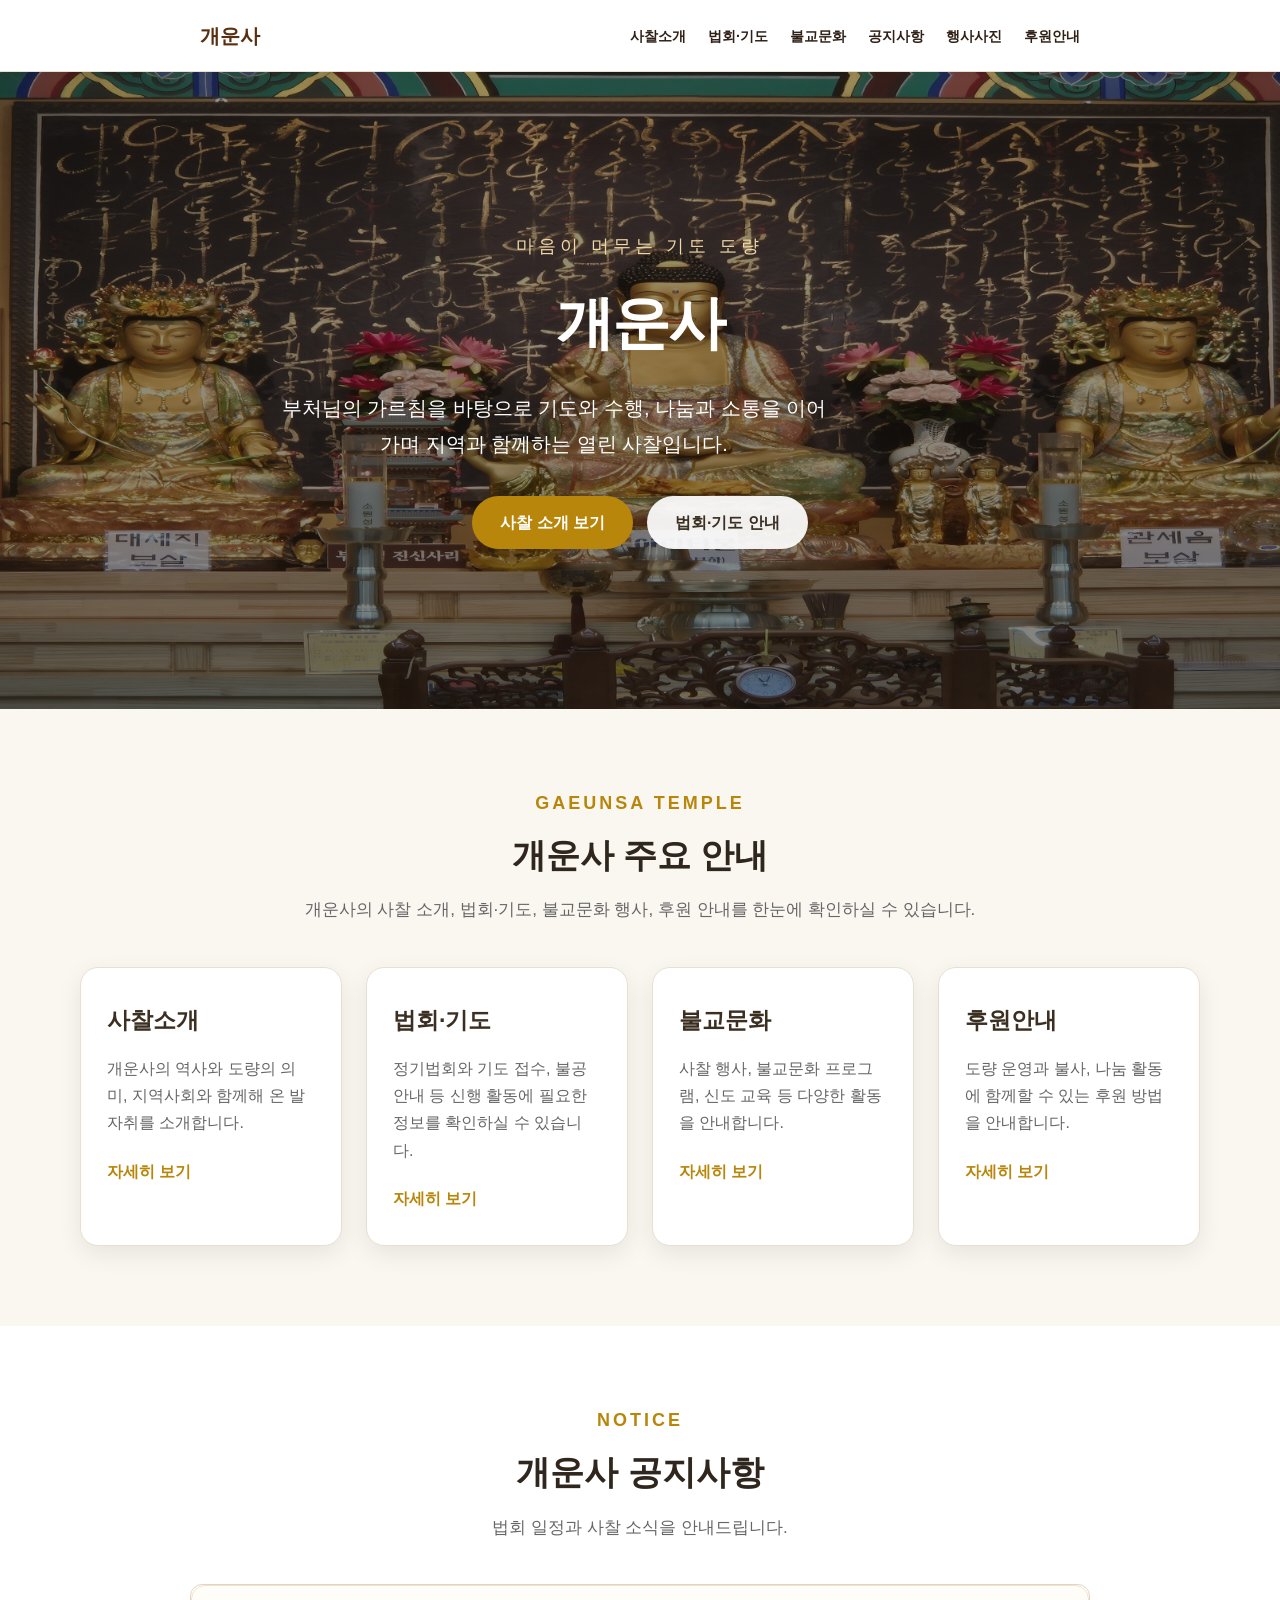
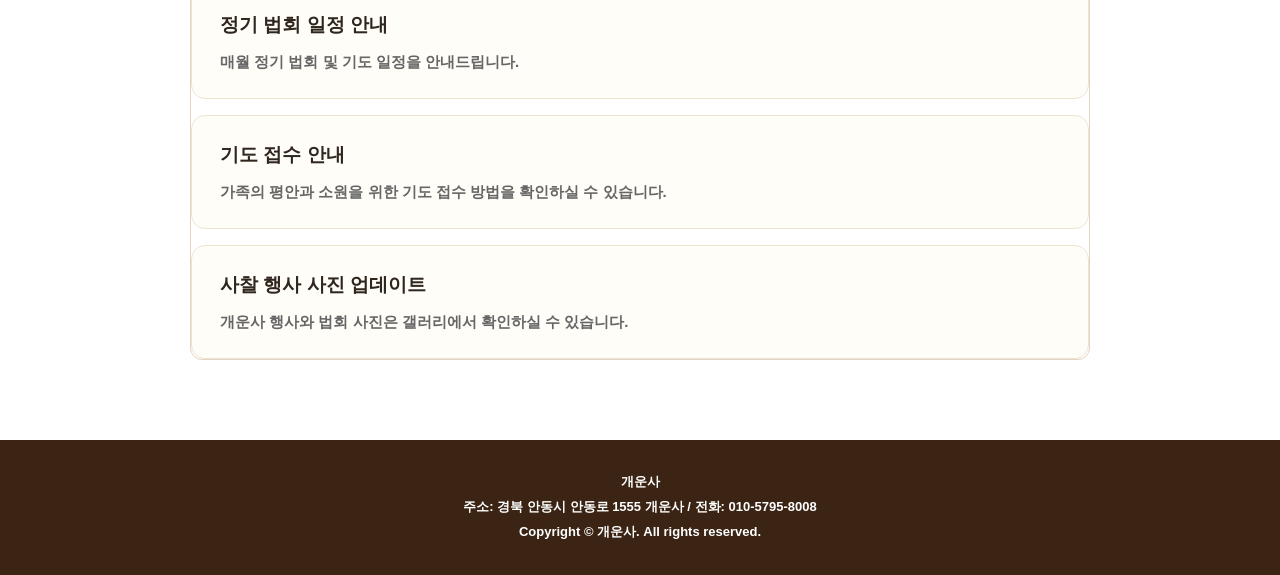
<file: index.html>
<!DOCTYPE html>
<html lang="ko">
<head>
  <meta charset="UTF-8">
  <meta name="viewport" content="width=device-width, initial-scale=1.0">
  <title>개운사</title>
  <link rel="icon" type="image/png" href="images/favicon.png">
  <link rel="stylesheet" href="css/style.css">
</head>
<body>

  <!-- 상단 메뉴 -->
  <header class="site-header">
    <div class="header-inner">
      <div class="logo">
        <a href="index.html">개운사</a>
      </div>

      <button class="menu-toggle" type="button">
        ☰
      </button>

      <nav class="main-nav">
        <a href="about.html">사찰소개</a>
        <a href="prayer.html">법회·기도</a>
        <a href="culture.html">불교문화</a>
        <a href="notice.html">공지사항</a>
        <a href="gallery.html">행사사진</a>
        <a href="donation.html">후원안내</a>
      </nav>
    </div>
  </header>

  <!-- 메인 화면 -->
  <main>
    <section class="hero">
      <div class="hero-content">
        <p class="hero-subtitle">마음이 머무는 기도 도량</p>
        <h1>개운사</h1>
        <p class="hero-text">
         부처님의 가르침을 바탕으로 기도와 수행, 나눔과 소통을 
         이어가며 지역과 함께하는 열린 사찰입니다.
        </p>
        <div class="hero-buttons">
          <a href="about.html" class="btn primary">사찰 소개 보기</a>
          <a href="prayer.html" class="btn secondary">법회·기도 안내</a>
        </div>
      </div>
    </section>
     <section class="main-section">
       <div class="section-title">
        <p>GAEUNSA TEMPLE</p>
        <h2>개운사 주요 안내</h2>
        <span>
          개운사의 사찰 소개, 법회·기도, 불교문화 행사, 후원 안내를 한눈에 확인하실 수 있습니다.
          </span>
       </div>

       <div class="card-grid">
        <article class="info-card">
         <h3>사찰소개</h3>
         <p>
           개운사의 역사와 도량의 의미, 지역사회와 함께해 온 발자취를 소개합니다.
         </p>
        <a href="about.html">자세히 보기</a>
       </article>

        <article class="info-card">
         <h3>법회·기도</h3>
         <p>
          정기법회와 기도 접수, 불공 안내 등 신행 활동에 필요한 정보를 확인하실 수 있습니다.
         </p>
        <a href="prayer.html">자세히 보기</a>
        </article>

        <article class="info-card">
          <h3>불교문화</h3>
          <p>
           사찰 행사, 불교문화 프로그램, 신도 교육 등 다양한 활동을 안내합니다.
          </p>
        <a href="culture.html">자세히 보기</a>
        </article>

        <article class="info-card">
         <h3>후원안내</h3>
         <p>
           도량 운영과 불사, 나눔 활동에 함께할 수 있는 후원 방법을 안내합니다.
         </p>
         <a href="donation.html">자세히 보기</a>
        </article>
      </div>
   </section>

      <section class="notice-preview">
      <div class="section-title">
        <p>NOTICE</p>
        <h2>개운사 공지사항</h2>
        <span>법회 일정과 사찰 소식을 안내드립니다.</span>
     </div>

     <div class="notice-list">
        <a href="notice.html" class="notice-item">
          <strong>정기 법회 일정 안내</strong>
          <span>매월 정기 법회 및 기도 일정을 안내드립니다.</span>
        </a>

        <a href="notice.html" class="notice-item">
          <strong>기도 접수 안내</strong>
          <span>가족의 평안과 소원을 위한 기도 접수 방법을 확인하실 수 있습니다.</span>
        </a>

        <a href="notice.html" class="notice-item">
          <strong>사찰 행사 사진 업데이트</strong>
          <span>개운사 행사와 법회 사진은 갤러리에서 확인하실 수 있습니다.</span>
        </a>
      </div>
    </section>
  </main>

  <!-- 하단 정보 -->
 <footer class="site-footer">
  <p><strong>개운사</strong></p>
  <p>주소: 경북 안동시 안동로 1555 개운사 / 전화: 010-5795-8008</p>
  <p>Copyright © 개운사. All rights reserved.</p>
 </footer> 

  <script src="js/script.js"></script>
</body>
</html>
</file>
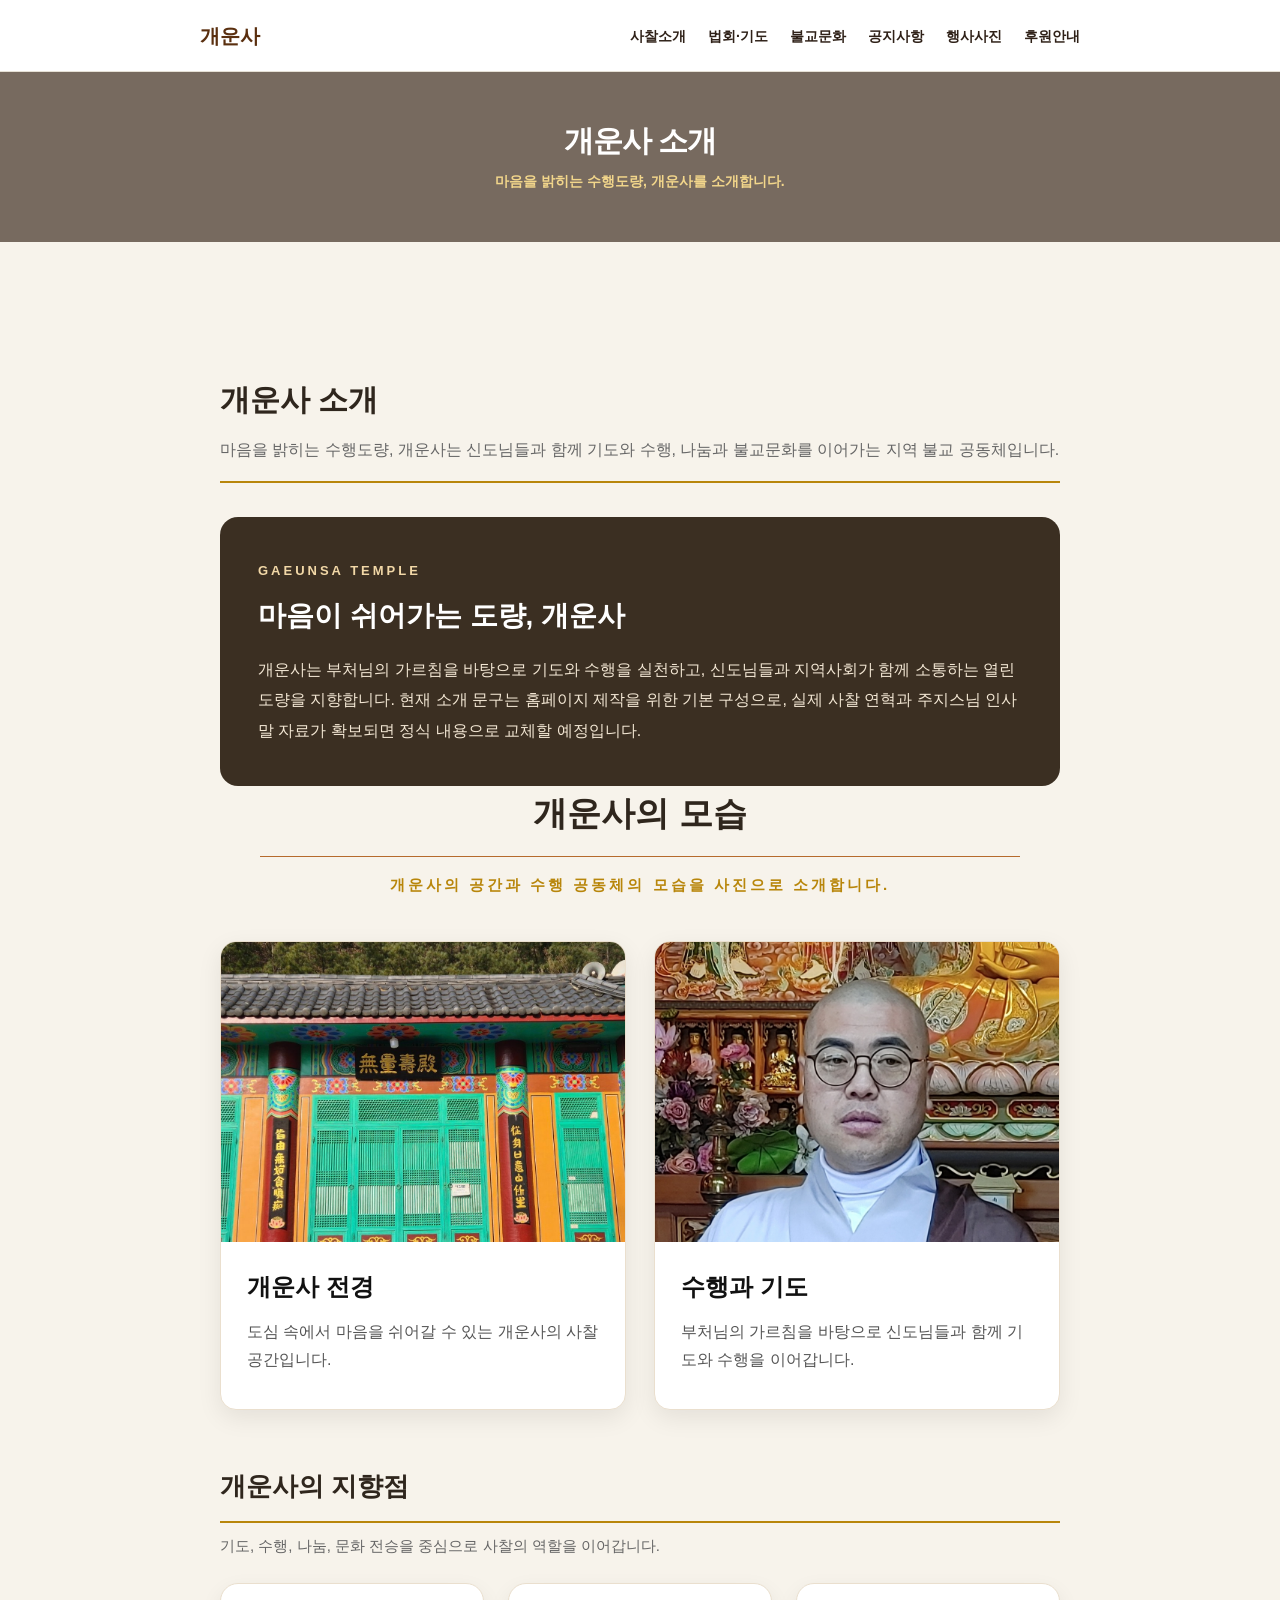
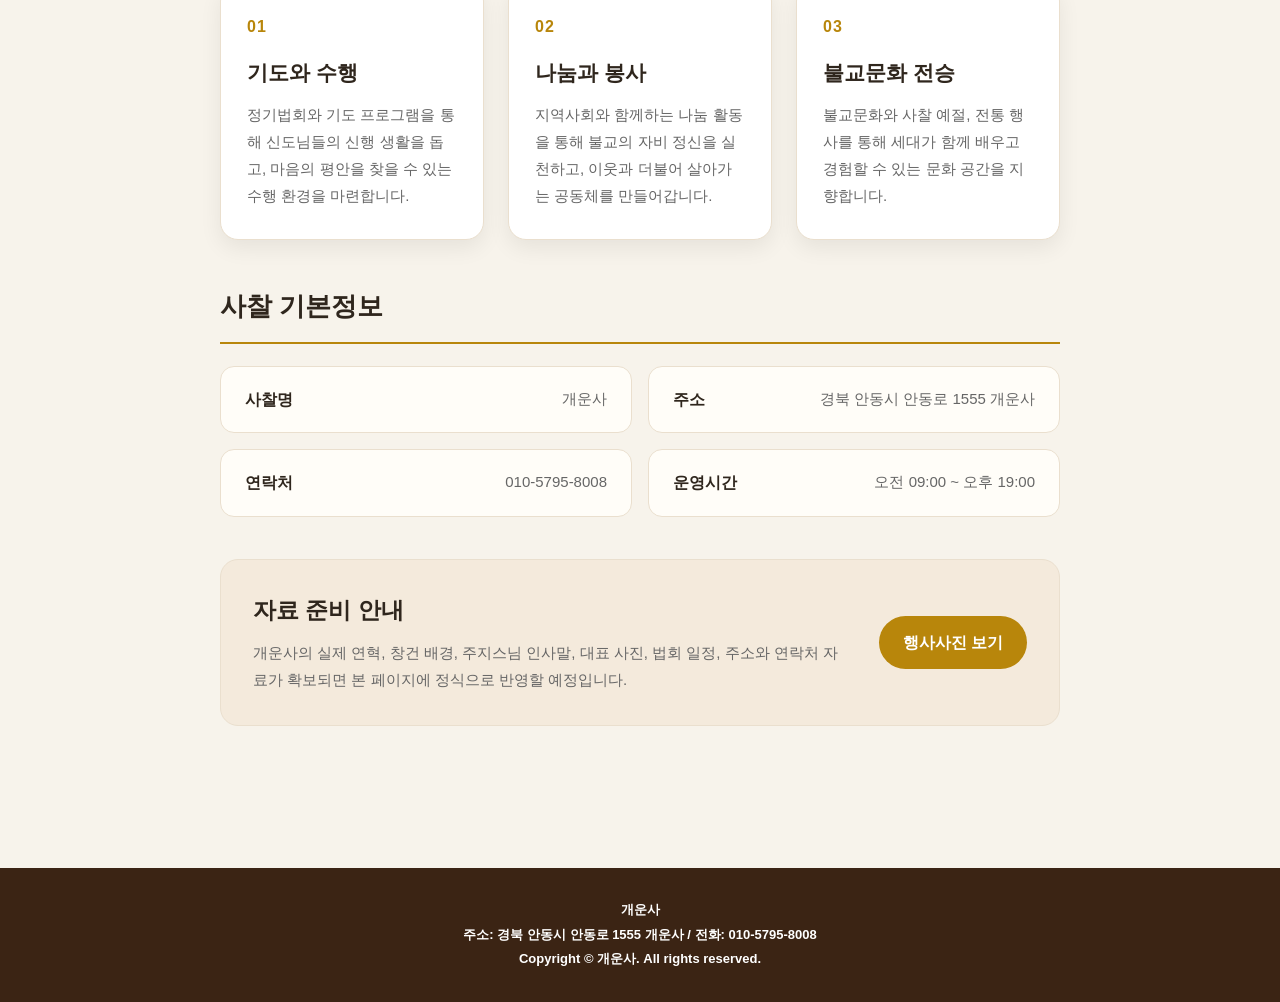
<file: about.html>
<!DOCTYPE html>
<html lang="ko">
<head>
  <meta charset="UTF-8">
  <meta name="viewport" content="width=device-width, initial-scale=1.0">
  <title>개운사 소개 | 개운사</title>
  <link rel="icon" type="image/png" href="images/favicon.png">
  <link rel="stylesheet" href="css/style.css">
</head>
<body>

  <!-- 상단 헤더 -->
  <header class="site-header">
    <div class="header-inner">
      <div class="logo">
        <a href="index.html">개운사</a>
      </div>

      <button class="menu-toggle" type="button">
        ☰
      </button>

      <nav class="main-nav">
        <a href="about.html">사찰소개</a>
        <a href="prayer.html">법회·기도</a>
        <a href="culture.html">불교문화</a>
        <a href="notice.html">공지사항</a>
        <a href="gallery.html">행사사진</a>
        <a href="donation.html">후원안내</a>
      </nav>
    </div>
  </header>

  <!-- 상단 제목 영역 -->
  <section class="sub-hero">
    <div class="sub-hero-inner">
      <h1>개운사 소개</h1>
      <p>마음을 밝히는 수행도량, 개운사를 소개합니다.</p>
    </div>
  </section>

  <!-- 본문 -->
 <main class="sub-page">
  <section class="sub-section">
    <div class="sub-title">
      <h2>개운사 소개</h2>
      <p>
        마음을 밝히는 수행도량, 개운사는 신도님들과 함께 기도와 수행,
        나눔과 불교문화를 이어가는 지역 불교 공동체입니다.
      </p>
    </div>

    <div class="about-intro-box">
      <div>
        <span>GAEUNSA TEMPLE</span>
        <h3>마음이 쉬어가는 도량, 개운사</h3>
        <p>
          개운사는 부처님의 가르침을 바탕으로 기도와 수행을 실천하고,
          신도님들과 지역사회가 함께 소통하는 열린 도량을 지향합니다.
          현재 소개 문구는 홈페이지 제작을 위한 기본 구성으로,
          실제 사찰 연혁과 주지스님 인사말 자료가 확보되면 정식 내용으로 교체할 예정입니다.
        </p>
      </div>
    </div>

    <section class="content-section">
  <div class="section-title">
    <h2>개운사의 모습</h2>
    <p>개운사의 공간과 수행 공동체의 모습을 사진으로 소개합니다.</p>
  </div>

  <div class="about-image-grid">

    <div class="about-image-card">
      <img src="images/about-temple.jpg" alt="개운사 사찰 전경">
      <div class="about-image-body">
        <h3>개운사 전경</h3>
        <p>도심 속에서 마음을 쉬어갈 수 있는 개운사의 사찰 공간입니다.</p>
      </div>
    </div>

    <div class="about-image-card">
      <img src="images/about-monk.jpg" alt="개운사 스님 소개">
      <div class="about-image-body">
        <h3>수행과 기도</h3>
        <p>부처님의 가르침을 바탕으로 신도님들과 함께 기도와 수행을 이어갑니다.</p>
      </div>
       </div>

       </div>
     </section>


    <div class="about-section-title">
      <h3>개운사의 지향점</h3>
      <p>기도, 수행, 나눔, 문화 전승을 중심으로 사찰의 역할을 이어갑니다.</p>
    </div>

    <div class="about-value-grid">
      <article class="about-value-card">
        <span>01</span>
        <h3>기도와 수행</h3>
        <p>
          정기법회와 기도 프로그램을 통해 신도님들의 신행 생활을 돕고,
          마음의 평안을 찾을 수 있는 수행 환경을 마련합니다.
        </p>
      </article>

      <article class="about-value-card">
        <span>02</span>
        <h3>나눔과 봉사</h3>
        <p>
          지역사회와 함께하는 나눔 활동을 통해 불교의 자비 정신을 실천하고,
          이웃과 더불어 살아가는 공동체를 만들어갑니다.
        </p>
      </article>

      <article class="about-value-card">
        <span>03</span>
        <h3>불교문화 전승</h3>
        <p>
          불교문화와 사찰 예절, 전통 행사를 통해 세대가 함께 배우고
          경험할 수 있는 문화 공간을 지향합니다.
        </p>
      </article>
    </div>

    <div class="temple-info-section">
      <h3>사찰 기본정보</h3>

      <div class="temple-info-grid">
        <div class="temple-info-item">
          <strong>사찰명</strong>
          <span>개운사</span>
        </div>

        <div class="temple-info-item">
          <strong>주소</strong>
          <span>경북 안동시 안동로 1555 개운사</span>
        </div>

        <div class="temple-info-item">
          <strong>연락처</strong>
          <span>010-5795-8008</span>
        </div>

        <div class="temple-info-item">
          <strong>운영시간</strong>
          <span>오전 09:00 ~ 오후 19:00</span>
        </div>
      </div>
    </div>

    <div class="about-notice-box">
      <div>
        <h3>자료 준비 안내</h3>
        <p>
          개운사의 실제 연혁, 창건 배경, 주지스님 인사말, 대표 사진,
          법회 일정, 주소와 연락처 자료가 확보되면 본 페이지에 정식으로 반영할 예정입니다.
        </p>
      </div>

      <a href="gallery.html" class="about-btn">행사사진 보기</a>
    </div>
  </section>
</main>
  <!-- 하단 정보 -->
 <footer class="site-footer">
  <p><strong>개운사</strong></p>
  <p>주소: 경북 안동시 안동로 1555 개운사 / 전화: 010-5795-8008</p>
  <p>Copyright © 개운사. All rights reserved.</p>
 </footer>

  <script src="js/script.js"></script>
</body>
</html>
</file>
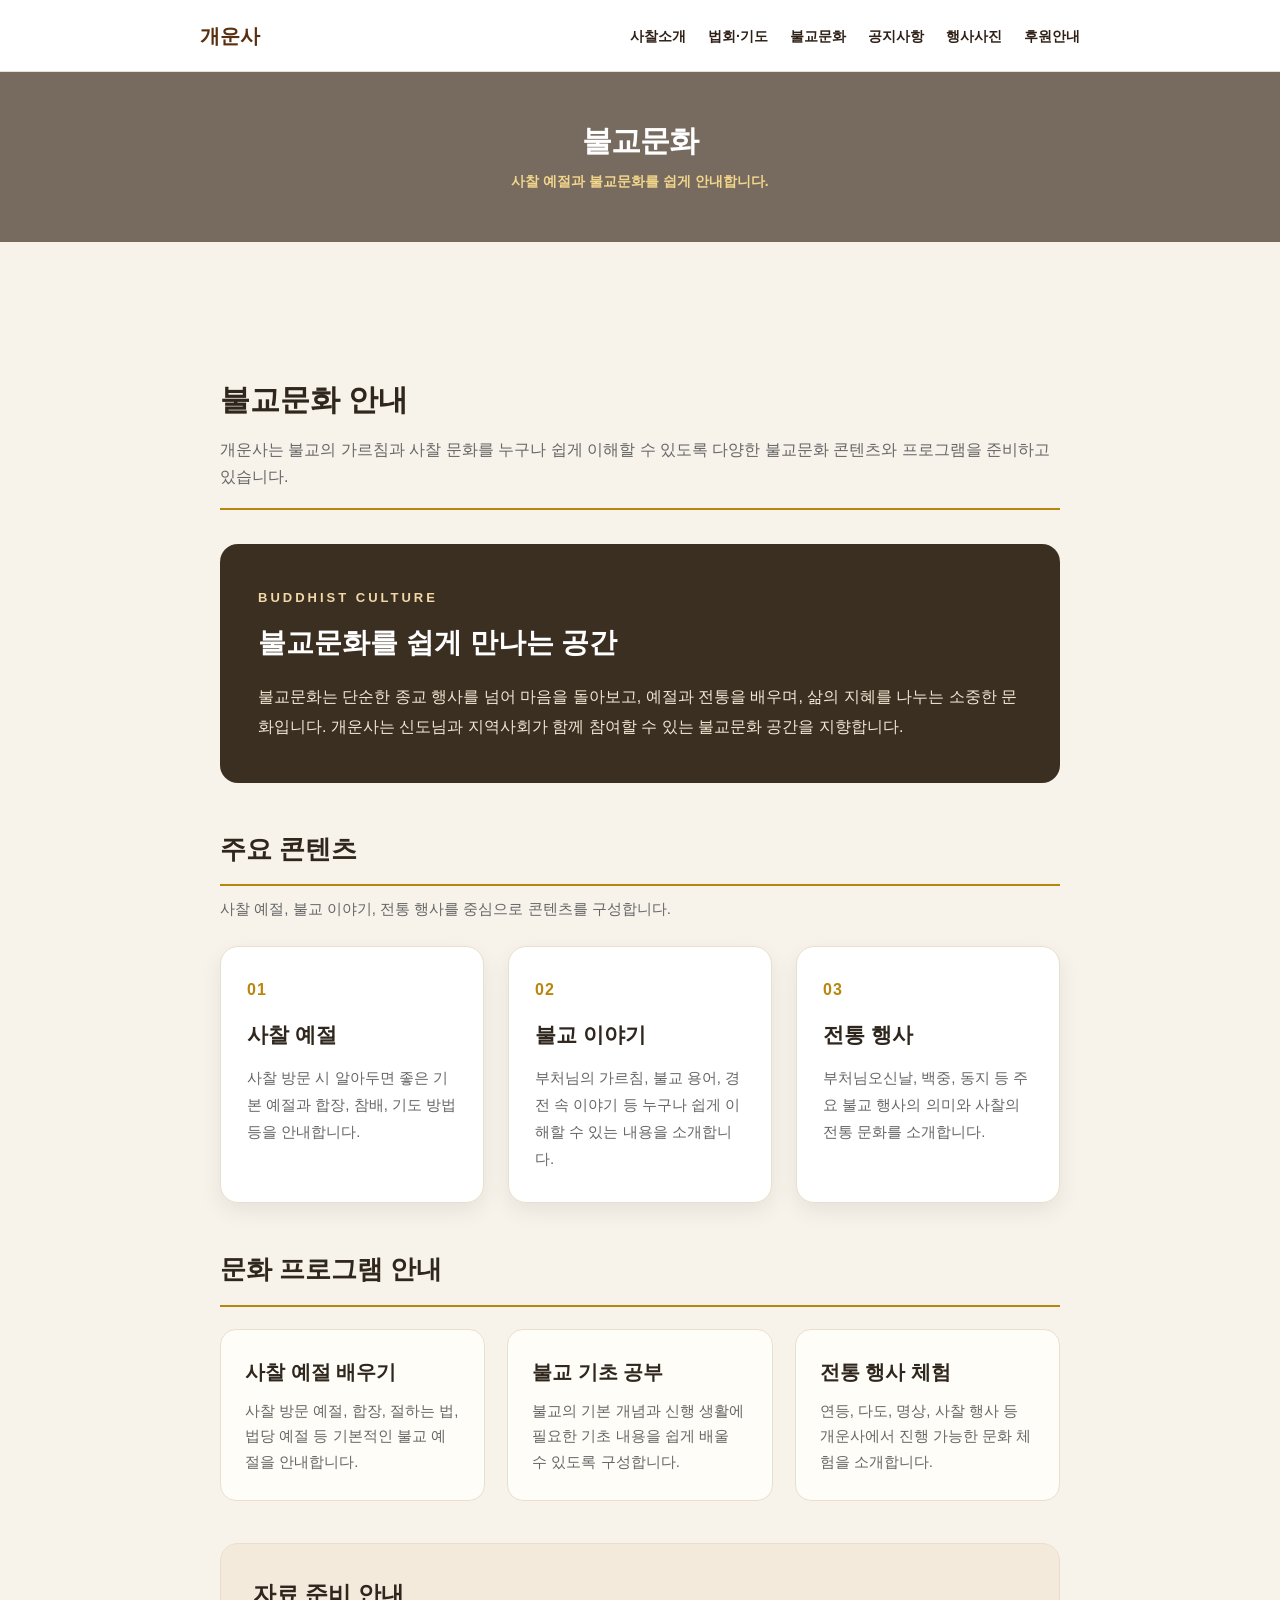
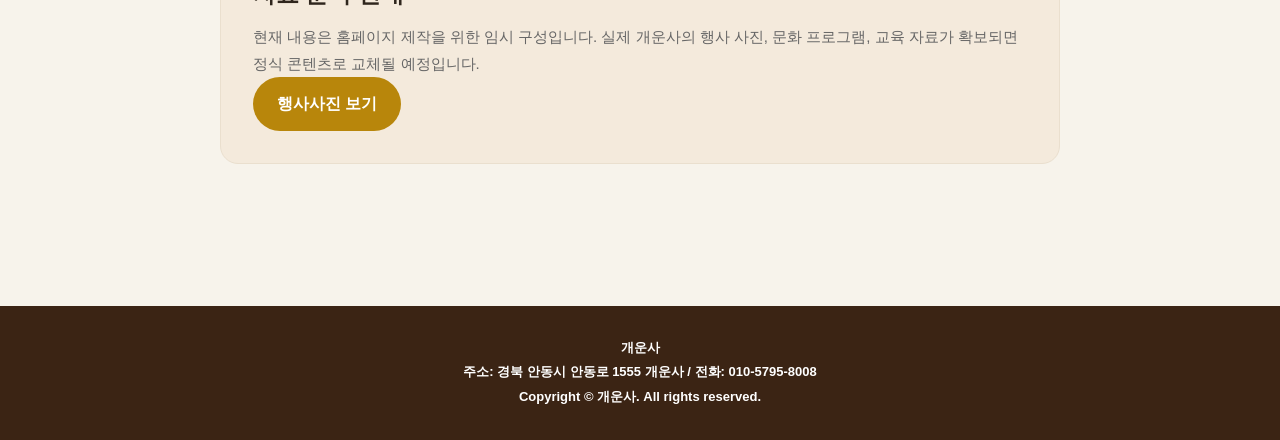
<file: culture.html>
<!DOCTYPE html>
<html lang="ko">
<head>
  <meta charset="UTF-8">
  <meta name="viewport" content="width=device-width, initial-scale=1.0">
  <title>불교문화 | 개운사</title>
  <link rel="icon" type="image/png" href="images/favicon.png">
  <link rel="stylesheet" href="css/style.css">
</head>
<body>

  <!-- 상단 메뉴 -->
  <header class="site-header">
    <div class="header-inner">
      <div class="logo">
        <a href="index.html">개운사</a>
      </div>

      <button class="menu-toggle" type="button">
        ☰
      </button>

      <nav class="main-nav">
        <a href="about.html">사찰소개</a>
        <a href="prayer.html">법회·기도</a>
        <a href="culture.html">불교문화</a>
        <a href="notice.html">공지사항</a>
        <a href="gallery.html">행사사진</a>
        <a href="donation.html">후원안내</a>
      </nav>
    </div>
  </header>

  <!-- 하위 페이지 상단 -->
  <section class="sub-hero">
    <div class="sub-hero-inner">
      <h1>불교문화</h1>
      <p>사찰 예절과 불교문화를 쉽게 안내합니다.</p>
    </div>
  </section>

  <!-- 본문 -->
 <main class="sub-page">
  <section class="sub-section">
    <div class="sub-title">
      <h2>불교문화 안내</h2>
      <p>
        개운사는 불교의 가르침과 사찰 문화를 누구나 쉽게 이해할 수 있도록
        다양한 불교문화 콘텐츠와 프로그램을 준비하고 있습니다.
      </p>
    </div>

    <div class="culture-intro-box">
      <span>BUDDHIST CULTURE</span>
      <h3>불교문화를 쉽게 만나는 공간</h3>
      <p>
        불교문화는 단순한 종교 행사를 넘어 마음을 돌아보고, 예절과 전통을 배우며,
        삶의 지혜를 나누는 소중한 문화입니다. 개운사는 신도님과 지역사회가 함께
        참여할 수 있는 불교문화 공간을 지향합니다.
      </p>
    </div>

    <div class="culture-section-title">
      <h3>주요 콘텐츠</h3>
      <p>사찰 예절, 불교 이야기, 전통 행사를 중심으로 콘텐츠를 구성합니다.</p>
    </div>

    <div class="culture-card-grid">
      <article class="culture-card">
        <span>01</span>
        <h3>사찰 예절</h3>
        <p>
          사찰 방문 시 알아두면 좋은 
          기본 예절과 합장, 참배, 
          기도 방법 등을 안내합니다.
        </p>
      </article>

      <article class="culture-card">
        <span>02</span>
        <h3>불교 이야기</h3>
        <p>
          부처님의 가르침, 불교 용어, 경전 속 이야기 등
          누구나 쉽게 이해할 수 있는 내용을 소개합니다.
        </p>
      </article>

      <article class="culture-card">
        <span>03</span>
        <h3>전통 행사</h3>
        <p>
          부처님오신날, 백중, 동지 등 주요 불교 행사의 의미와
          사찰의 전통 문화를 소개합니다.
        </p>
      </article>
    </div>

    <div class="culture-program-section">
      <h3>문화 프로그램 안내</h3>

      <div class="culture-program-grid">
        <article>
          <h4>사찰 예절 배우기</h4>
          <p>
            사찰 방문 예절, 합장, 절하는 법, 법당 예절 등 기본적인 불교 예절을 안내합니다.
          </p>
        </article>

        <article>
          <h4>불교 기초 공부</h4>
          <p>
            불교의 기본 개념과 신행 생활에 필요한 기초 내용을 쉽게 배울 수 있도록 구성합니다.
          </p>
        </article>

        <article>
          <h4>전통 행사 체험</h4>
          <p>
            연등, 다도, 명상, 사찰 행사 등 개운사에서 진행 가능한 문화 체험을 소개합니다.
          </p>
        </article>
      </div>
    </div>

    <div class="culture-notice-box">
      <div>
       <h3>자료 준비 안내</h3>
        <p>
          현재 내용은 홈페이지 제작을 위한 임시 구성입니다.
          실제 개운사의 행사 사진, 문화 프로그램, 교육 자료가 확보되면 정식 콘텐츠로 교체될 예정입니다.
        </p>

      <a href="gallery.html" class="culture-btn">행사사진 보기</a>
    </div>
  </section>
</main>

  <!-- 하단 정보 -->
 <footer class="site-footer">
  <p><strong>개운사</strong></p>
  <p>주소: 경북 안동시 안동로 1555 개운사 / 전화: 010-5795-8008</p>
  <p>Copyright © 개운사. All rights reserved.</p>
 </footer>

  <script src="js/script.js"></script>
</body>
</html>
</file>
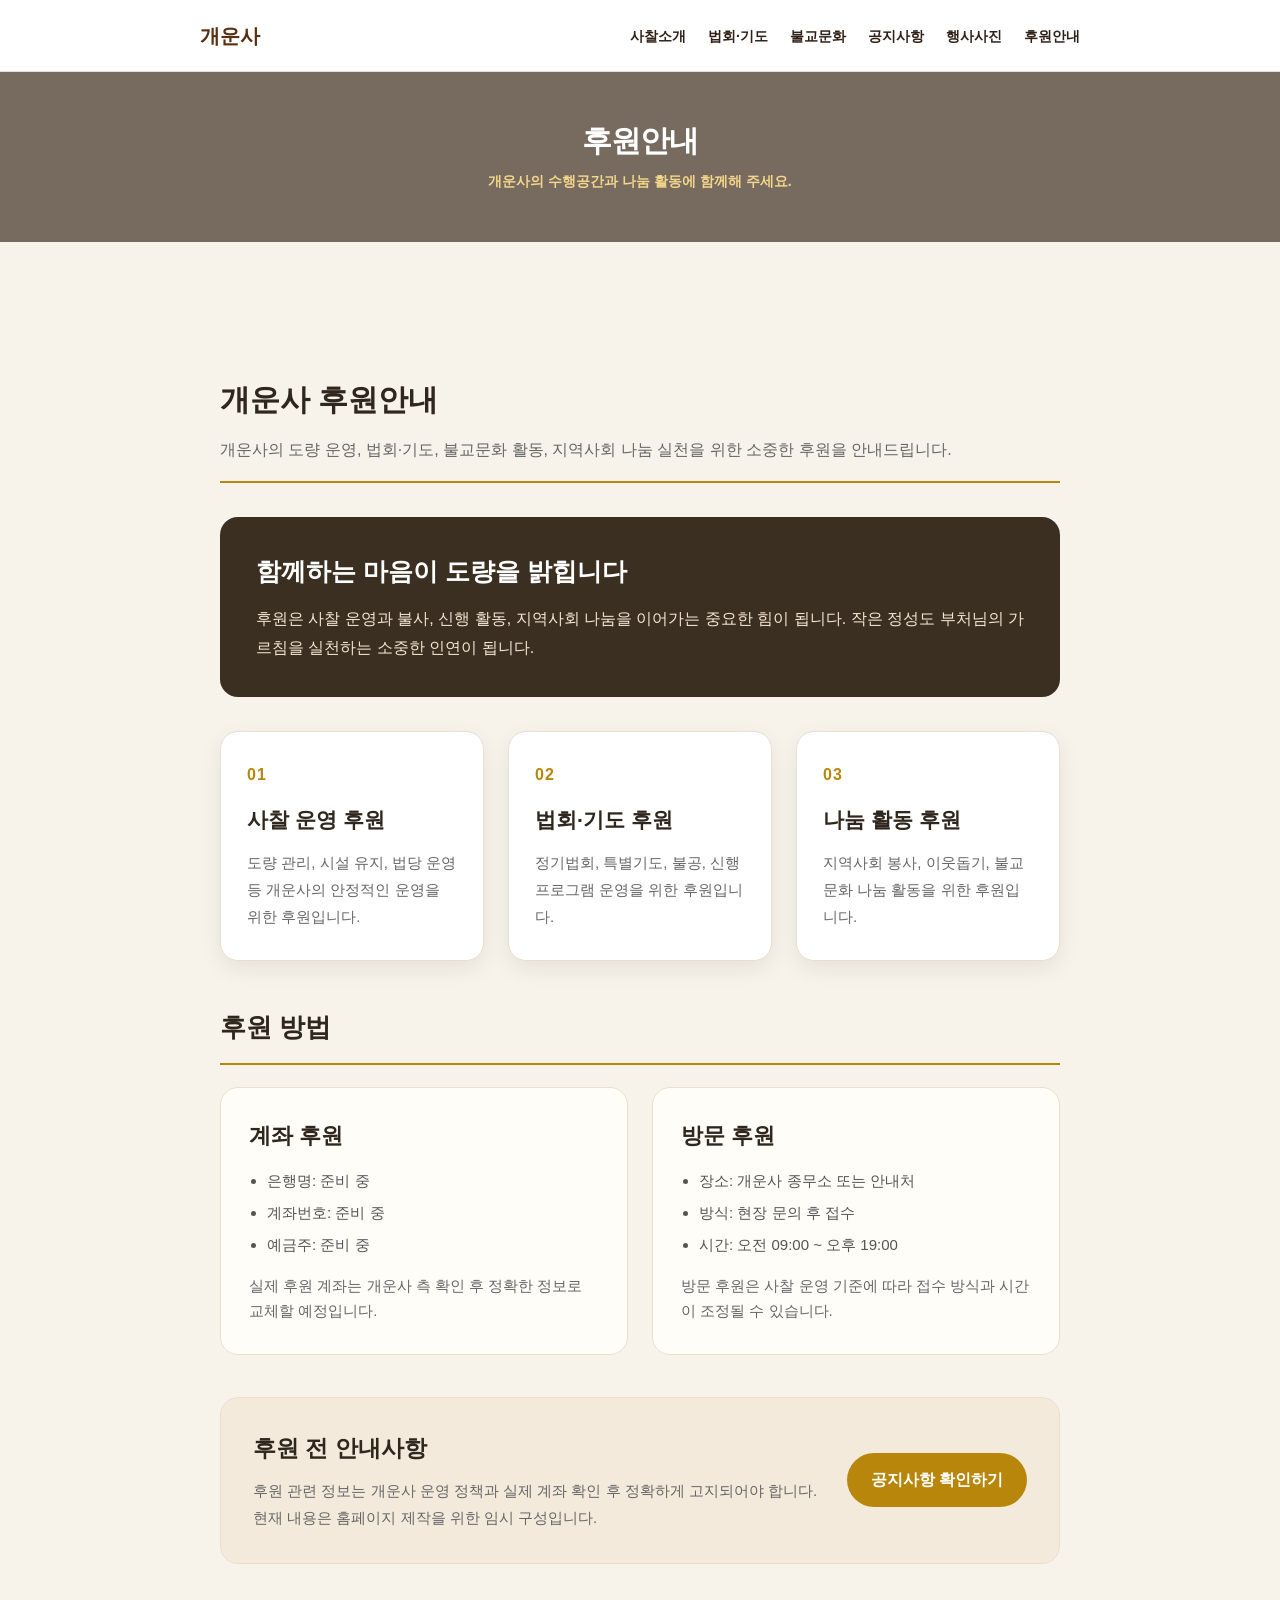
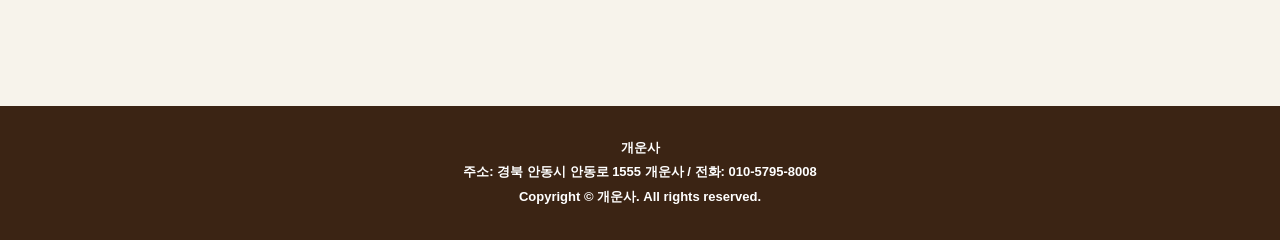
<file: donation.html>
<!DOCTYPE html>
<html lang="ko">
<head>
  <meta charset="UTF-8">
  <meta name="viewport" content="width=device-width, initial-scale=1.0">
  <title>후원안내 | 개운사</title>
  <link rel="icon" type="image/png" href="images/favicon.png">
  <link rel="stylesheet" href="css/style.css">
</head>
<body>

  <!-- 상단 메뉴 -->
  <header class="site-header">
    <div class="header-inner">
      <div class="logo">
        <a href="index.html">개운사</a>
      </div>

      <button class="menu-toggle" type="button">
        ☰
      </button>

      <nav class="main-nav">
        <a href="about.html">사찰소개</a>
        <a href="prayer.html">법회·기도</a>
        <a href="culture.html">불교문화</a>
        <a href="notice.html">공지사항</a>
        <a href="gallery.html">행사사진</a>
        <a href="donation.html">후원안내</a>
      </nav>
    </div>
  </header>

  <!-- 하위 페이지 상단 -->
  <section class="sub-hero">
    <div class="sub-hero-inner">
      <h1>후원안내</h1>
      <p>개운사의 수행공간과 나눔 활동에 함께해 주세요.</p>
  </section>

 <main class="sub-page">
  <section class="sub-section">
    <div class="sub-title">
      <h2>개운사 후원안내</h2>
      <p>
        개운사의 도량 운영, 법회·기도, 불교문화 활동, 지역사회 나눔 실천을 위한
        소중한 후원을 안내드립니다.
      </p>
    </div>

    <div class="donation-intro-box">
      <h3>함께하는 마음이 도량을 밝힙니다</h3>
      <p>
        후원은 사찰 운영과 불사, 신행 활동, 지역사회 나눔을 이어가는 중요한 힘이 됩니다.
        작은 정성도 부처님의 가르침을 실천하는 소중한 인연이 됩니다.
      </p>
    </div>

    <div class="donation-grid">
      <article class="donation-card">
        <span>01</span>
        <h3>사찰 운영 후원</h3>
        <p>
          도량 관리, 시설 유지, 법당 운영 등 개운사의 안정적인 운영을 위한 후원입니다.
        </p>
      </article>

      <article class="donation-card">
        <span>02</span>
        <h3>법회·기도 후원</h3>
        <p>
          정기법회, 특별기도, 불공, 신행 프로그램 운영을 위한 후원입니다.
        </p>
      </article>

      <article class="donation-card">
        <span>03</span>
        <h3>나눔 활동 후원</h3>
        <p>
          지역사회 봉사, 이웃돕기, 불교문화 나눔 활동을 위한 후원입니다.
        </p>
      </article>
    </div>

    <div class="donation-method-section">
      <h3>후원 방법</h3>

      <div class="donation-method-grid">
        <article class="method-card">
          <h4>계좌 후원</h4>
          <ul>
            <li>은행명: 준비 중</li>
            <li>계좌번호: 준비 중</li>
            <li>예금주: 준비 중</li>
          </ul>
          <p>
            실제 후원 계좌는 개운사 측 확인 후 정확한 정보로 교체할 예정입니다.
          </p>
        </article>

        <article class="method-card">
          <h4>방문 후원</h4>
          <ul>
            <li>장소: 개운사 종무소 또는 안내처</li>
            <li>방식: 현장 문의 후 접수</li>
            <li>시간: 오전 09:00 ~ 오후 19:00</li>
          </ul>
          <p>
            방문 후원은 사찰 운영 기준에 따라 접수 방식과 시간이 조정될 수 있습니다.
          </p>
        </article>
      </div>
    </div>

    <div class="donation-notice-box">
      <div>
        <h3>후원 전 안내사항</h3>
        <p>
          후원 관련 정보는 개운사 운영 정책과 실제 계좌 확인 후 정확하게 고지되어야 합니다.
          현재 내용은 홈페이지 제작을 위한 임시 구성입니다.
        </p>
      </div>

      <a href="notice.html" class="donation-btn">공지사항 확인하기</a>
    </div>
  </section>
</main> 

  <!-- 하단 정보 -->
<footer class="site-footer">
  <p><strong>개운사</strong></p>
  <p>주소: 경북 안동시 안동로 1555 개운사 / 전화: 010-5795-8008</p>
  <p>Copyright © 개운사. All rights reserved.</p>
</footer>

  <script src="js/script.js"></script>
</body>
</html>
</file>
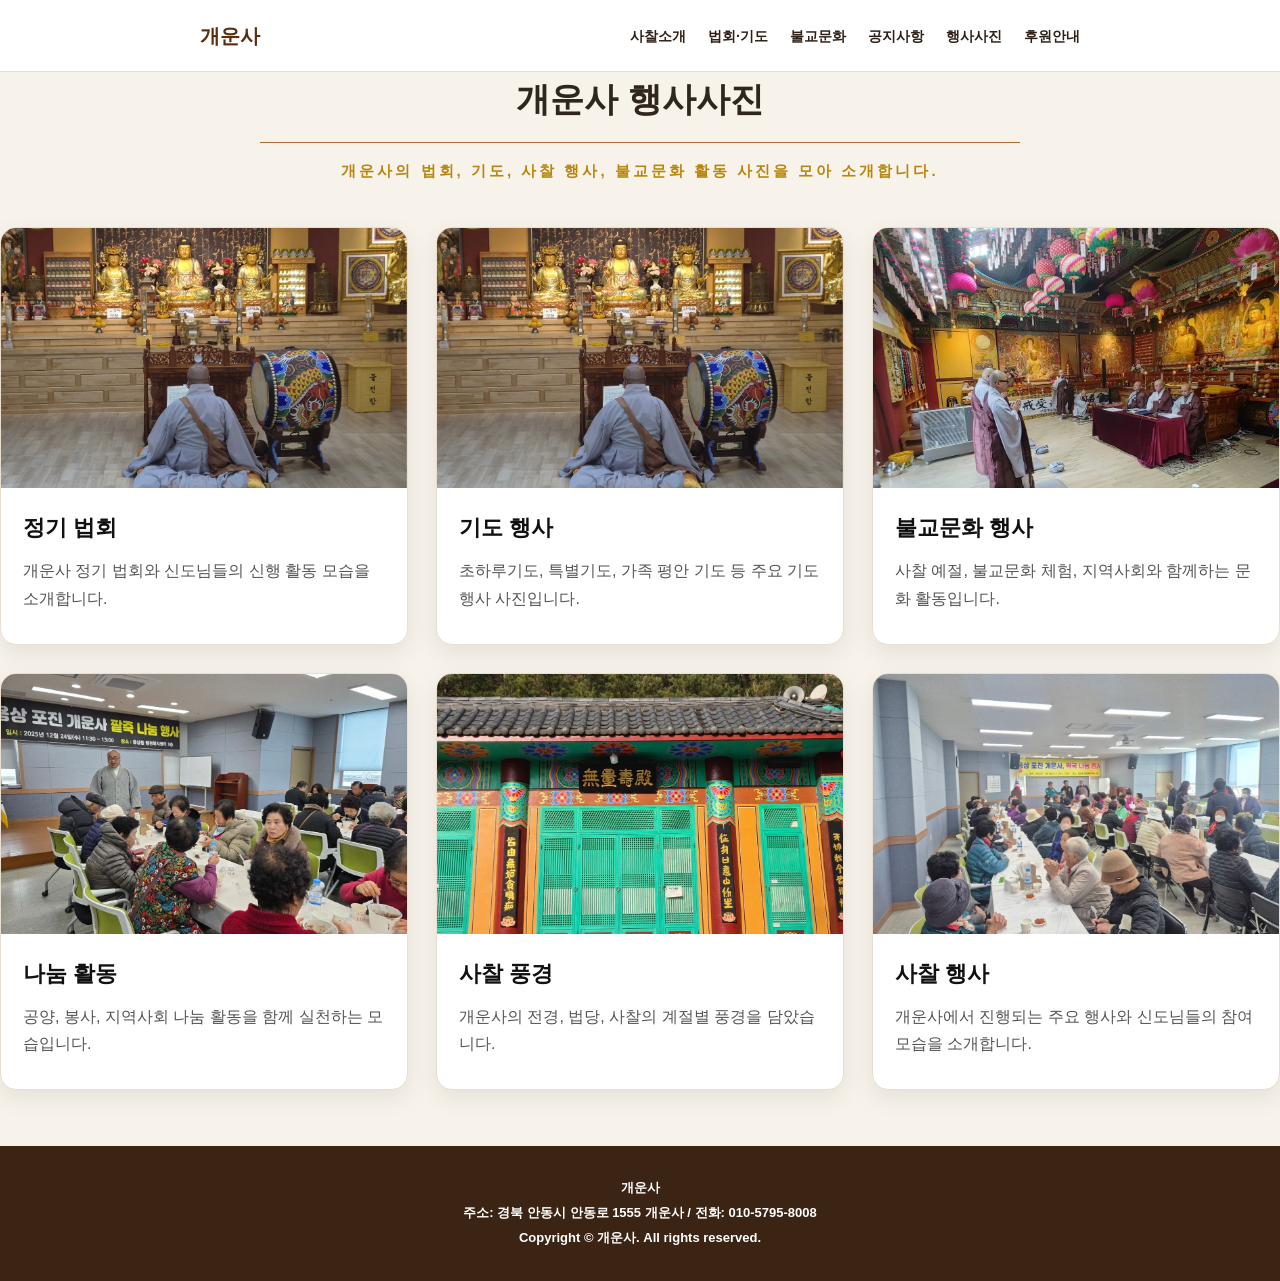
<file: gallery.html>
<!DOCTYPE html>
<html lang="ko">
<head>
  <meta charset="UTF-8">
  <meta name="viewport" content="width=device-width, initial-scale=1.0">
  <title>행사사진 | 개운사</title>
  <link rel="icon" type="image/png" href="images/favicon.png">
  <link rel="stylesheet" href="css/style.css">
</head>
<body>

  <!-- 상단 메뉴 -->
  <header class="site-header">
    <div class="header-inner">
      <div class="logo">
        <a href="index.html">개운사</a>
      </div>

      <button class="menu-toggle" type="button">
        ☰
      </button>

      <nav class="main-nav">
        <a href="about.html">사찰소개</a>
        <a href="prayer.html">법회·기도</a>
        <a href="culture.html">불교문화</a>
        <a href="notice.html">공지사항</a>
        <a href="gallery.html">행사사진</a>
        <a href="donation.html">후원안내</a>
      </nav>
    </div>
  </header>

  <!-- 하위 페이지 상단 -->
 <section class="content-section">
  <div class="section-title">
    <h2>개운사 행사사진</h2>
    <p>개운사의 법회, 기도, 사찰 행사, 불교문화 활동 사진을 모아 소개합니다.</p>
  </div>

  <div class="gallery-grid">

    <div class="gallery-card">
      <img src="images/gallery-dharma.jpg" alt="정기 법회 사진">
      <div class="gallery-card-body">
        <h3>정기 법회</h3>
        <p>개운사 정기 법회와 신도님들의 신행 활동 모습을 소개합니다.</p>
      </div>
    </div>

    <div class="gallery-card">
      <img src="images/gallery-prayer.jpg" alt="기도 행사 사진">
      <div class="gallery-card-body">
        <h3>기도 행사</h3>
        <p>초하루기도, 특별기도, 가족 평안 기도 등 주요 기도 행사 사진입니다.</p>
      </div>
    </div>

    <div class="gallery-card">
      <img src="images/gallery-culture.jpg" alt="불교문화 행사 사진">
      <div class="gallery-card-body">
        <h3>불교문화 행사</h3>
        <p>사찰 예절, 불교문화 체험, 지역사회와 함께하는 문화 활동입니다.</p>
      </div>
    </div>

    <div class="gallery-card">
      <img src="images/gallery-sharing.jpg" alt="나눔 활동 사진">
      <div class="gallery-card-body">
        <h3>나눔 활동</h3>
        <p>공양, 봉사, 지역사회 나눔 활동을 함께 실천하는 모습입니다.</p>
      </div>
    </div>

    <div class="gallery-card">
      <img src="images/gallery-temple.jpg" alt="사찰 풍경 사진">
      <div class="gallery-card-body">
        <h3>사찰 풍경</h3>
        <p>개운사의 전경, 법당, 사찰의 계절별 풍경을 담았습니다.</p>
      </div>
    </div>

    <div class="gallery-card">
      <img src="images/gallery-event.jpg" alt="사찰 행사 사진">
      <div class="gallery-card-body">
        <h3>사찰 행사</h3>
        <p>개운사에서 진행되는 주요 행사와 신도님들의 참여 모습을 소개합니다.</p>
      </div>
    </div>

  </div>
</section>
</main> 

  <!-- 하단 정보 -->
<footer class="site-footer">
  <p><strong>개운사</strong></p>
  <p>주소: 경북 안동시 안동로 1555 개운사 / 전화: 010-5795-8008</p>
  <p>Copyright © 개운사. All rights reserved.</p>
</footer>

  <script src="js/script.js"></script>
</body>
</html>
</file>
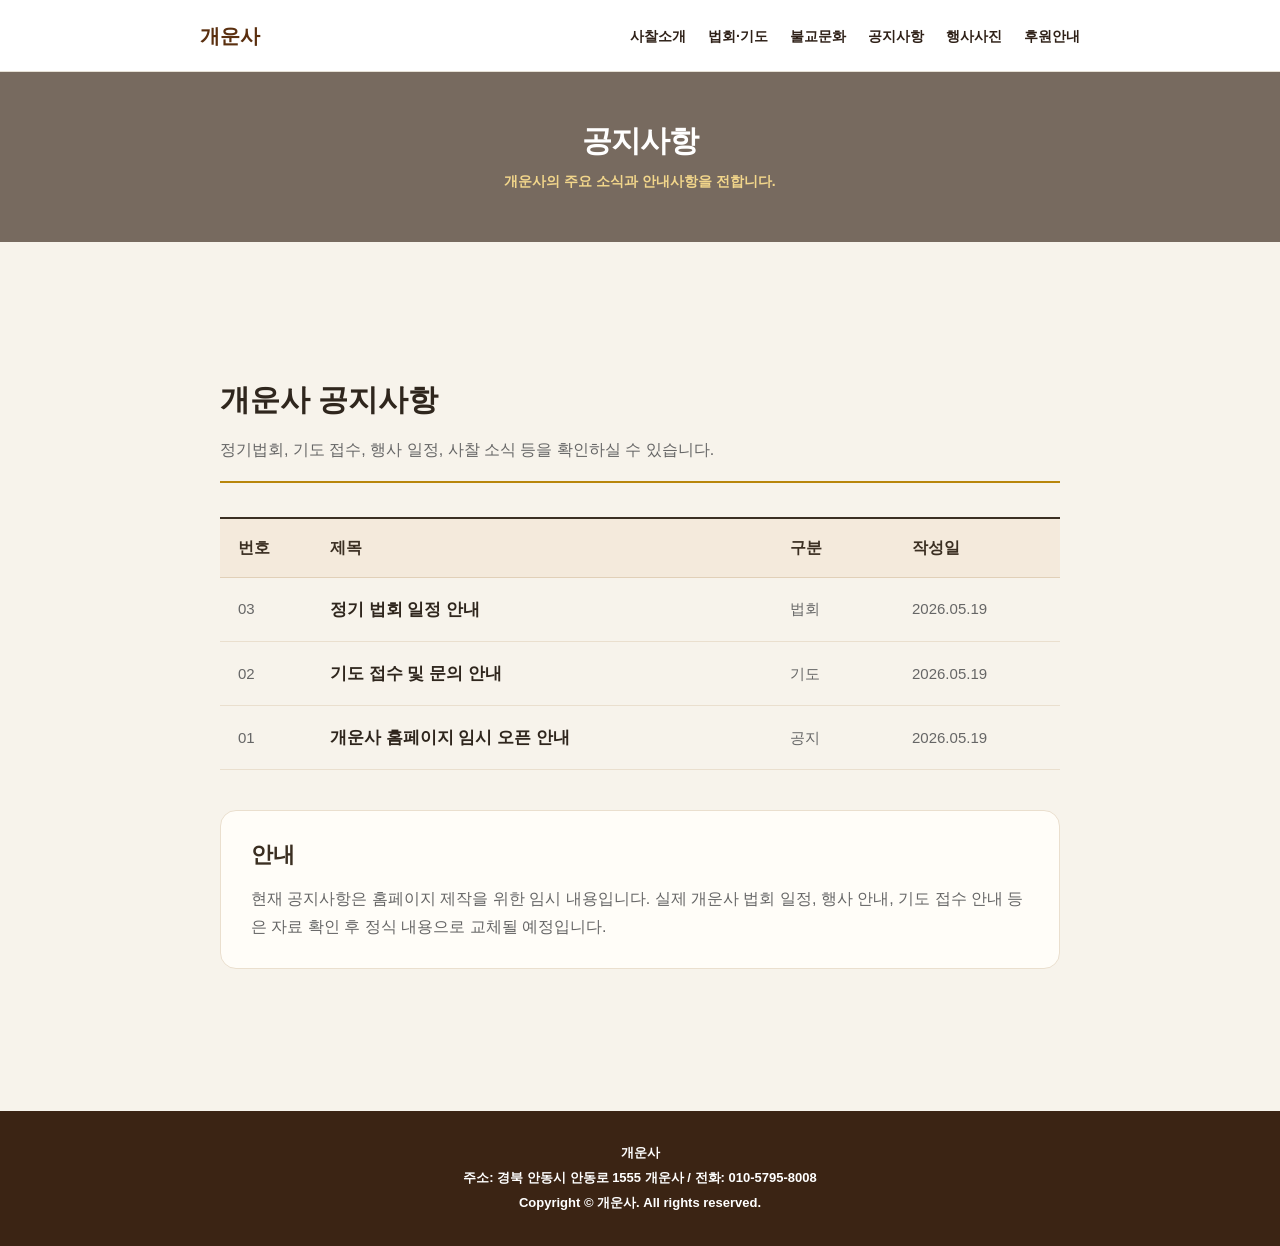
<file: notice.html>
<!DOCTYPE html>
<html lang="ko">
<head>
  <meta charset="UTF-8">
  <meta name="viewport" content="width=device-width, initial-scale=1.0">
  <title>공지사항 | 개운사</title>
  <link rel="icon" type="image/png" href="images/favicon.png">
  <link rel="stylesheet" href="css/style.css">
</head>
<body>

  <!-- 상단 메뉴 -->
  <header class="site-header">
    <div class="header-inner">
      <div class="logo">
        <a href="index.html">개운사</a>
      </div>

      <button class="menu-toggle" type="button">
        ☰
      </button>

      <nav class="main-nav">
        <a href="about.html">사찰소개</a>
        <a href="prayer.html">법회·기도</a>
        <a href="culture.html">불교문화</a>
        <a href="notice.html">공지사항</a>
        <a href="gallery.html">행사사진</a>
        <a href="donation.html">후원안내</a>
      </nav>
    </div>
  </header>

  <!-- 하위 페이지 상단 -->
  <section class="sub-hero">
    <div class="sub-hero-inner">
      <h1>공지사항</h1>
      <p>개운사의 주요 소식과 안내사항을 전합니다.</p>
    </div>
  </section>

  <!-- 본문 -->
  <main class="sub-page">
  <section class="sub-section">
    <div class="sub-title">
      <h2>개운사 공지사항</h2>
      <p>
        정기법회, 기도 접수, 행사 일정, 사찰 소식 등을 확인하실 수 있습니다.
      </p>
    </div>

    <div class="notice-board">
      <div class="notice-board-header">
        <span>번호</span>
        <span>제목</span>
        <span>구분</span>
        <span>작성일</span>
      </div>

      <a href="#" class="notice-board-row">
        <span>03</span>
        <strong>정기 법회 일정 안내</strong>
        <span>법회</span>
        <span>2026.05.19</span>
      </a>

      <a href="#" class="notice-board-row">
        <span>02</span>
        <strong>기도 접수 및 문의 안내</strong>
        <span>기도</span>
        <span>2026.05.19</span>
      </a>

      <a href="#" class="notice-board-row">
        <span>01</span>
        <strong>개운사 홈페이지 임시 오픈 안내</strong>
        <span>공지</span>
        <span>2026.05.19</span>
      </a>
    </div>

    <div class="notice-guide-box">
      <h3>안내</h3>
      <p>
       현재 공지사항은 홈페이지 제작을 위한 임시 내용입니다.
       실제 개운사 법회 일정, 행사 안내, 기도 접수 안내 등은 자료 확인 후 정식 내용으로 교체될 예정입니다. 
      </p>
    </div>
  </section>
</main>

  <!-- 하단 정보 -->
<footer class="site-footer">
  <p><strong>개운사</strong></p>
  <p>주소: 경북 안동시 안동로 1555 개운사 / 전화: 010-5795-8008</p>
  <p>Copyright © 개운사. All rights reserved.</p>
</footer>

  <script src="js/script.js"></script>
</body>
</html>
</file>
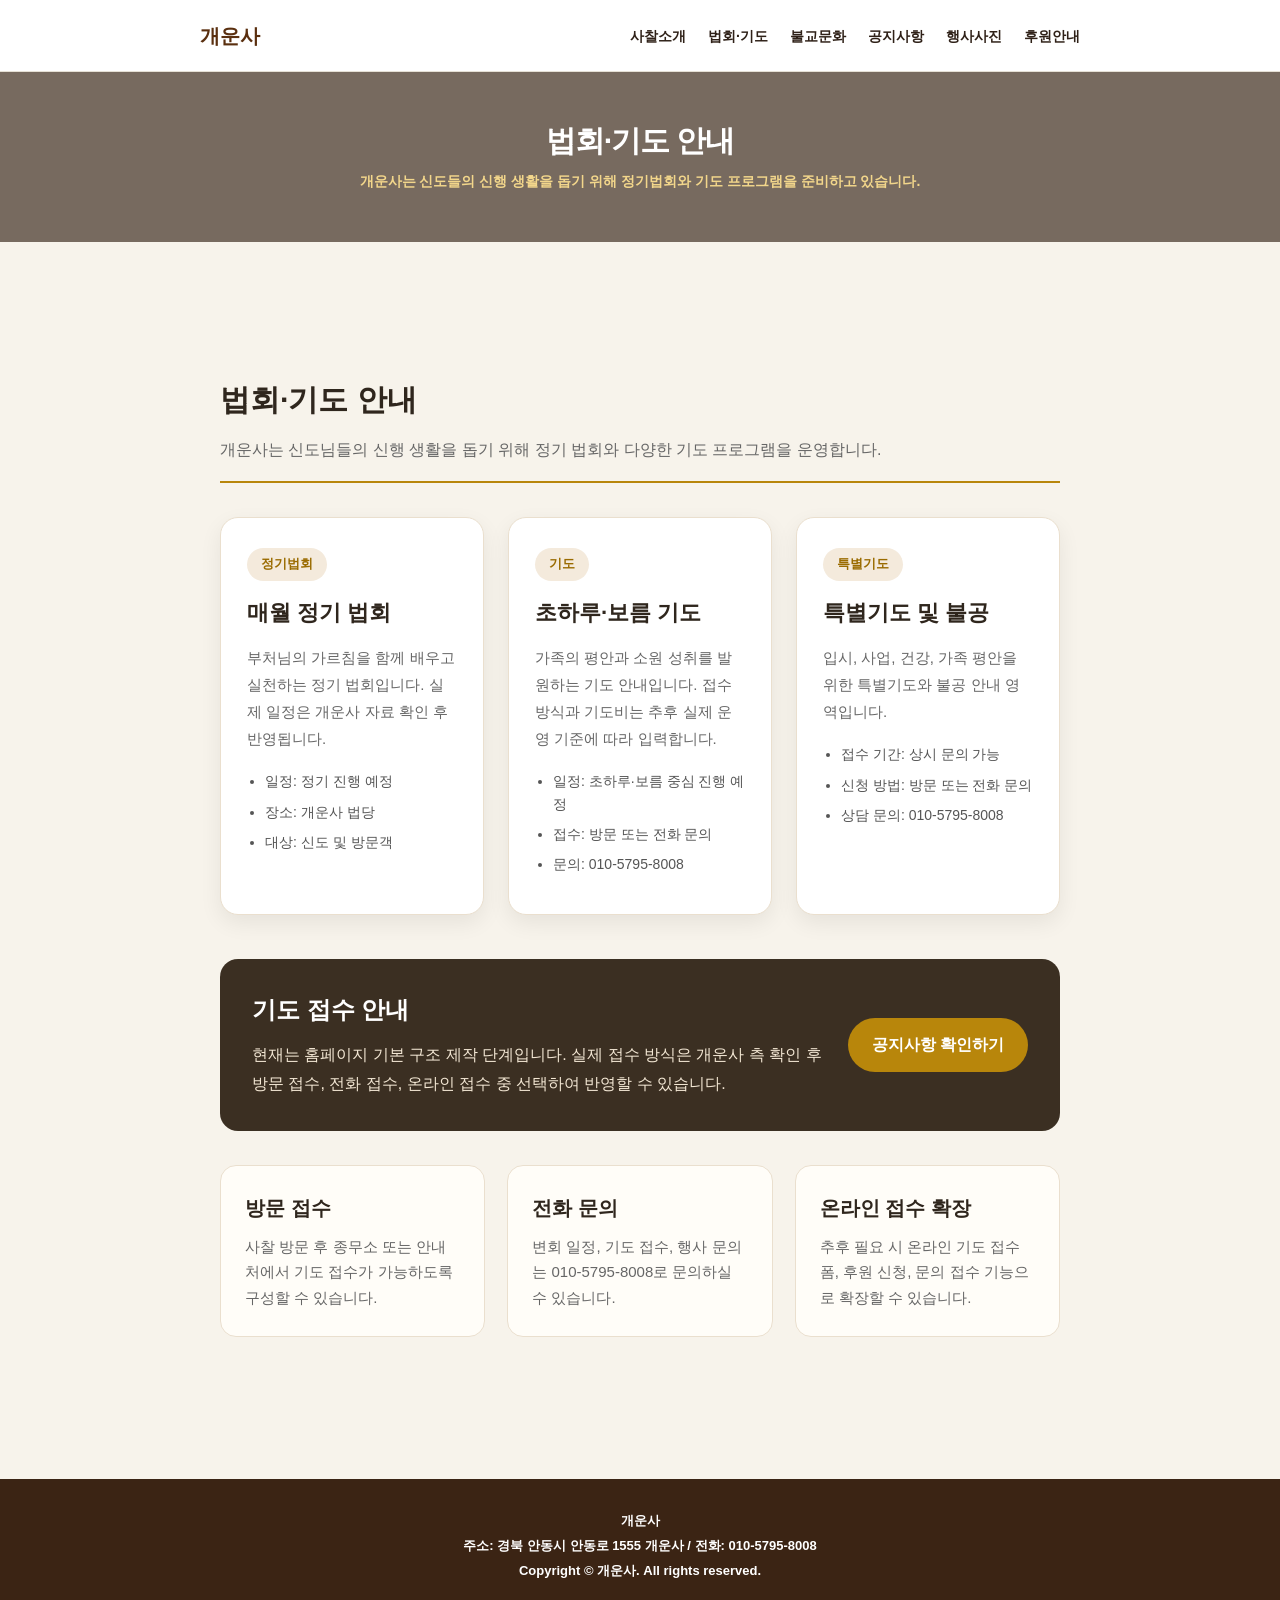
<file: prayer.html>
<!DOCTYPE html>
<html lang="ko">
<head>
  <meta charset="UTF-8">
  <meta name="viewport" content="width=device-width, initial-scale=1.0">
  <title>법회·기도 | 개운사</title>
  <link rel="icon" type="image/png" href="images/favicon.png">
  <link rel="stylesheet" href="css/style.css">
</head>
<body>

  <!-- 상단 메뉴 -->
  <header class="site-header">
    <div class="header-inner">
      <div class="logo">
        <a href="index.html">개운사</a>
      </div>

      <button class="menu-toggle" type="button">
        ☰
      </button>

      <nav class="main-nav">
        <a href="about.html">사찰소개</a>
        <a href="prayer.html">법회·기도</a>
        <a href="culture.html">불교문화</a>
        <a href="notice.html">공지사항</a>
        <a href="gallery.html">행사사진</a>
        <a href="donation.html">후원안내</a>
      </nav>
    </div>
  </header>

  <!-- 하위 페이지 상단 -->
  <section class="sub-hero">
    <div class="sub-hero-inner">
      <h1>법회·기도 안내</h1>
      <p> 개운사는 신도들의 신행 생활을 돕기 위해 정기법회와 기도 프로그램을 준비하고 있습니다.</p>
    </div>
  </section>

  <main class="sub-page">
  <section class="sub-section">
    <div class="sub-title">
      <h2>법회·기도 안내</h2>
      <p>
        개운사는 신도님들의 신행 생활을 돕기 위해 정기 법회와 다양한 기도 프로그램을 운영합니다.
      </p>
    </div>

    <div class="prayer-schedule">
      <article class="schedule-card">
        <span class="schedule-label">정기법회</span>
        <h3>매월 정기 법회</h3>
        <p>
          부처님의 가르침을 함께 배우고 실천하는 정기 법회입니다.
          실제 일정은 개운사 자료 확인 후 반영됩니다.
        </p>
        <ul>
          <li>일정: 정기 진행 예정</li>
          <li>장소: 개운사 법당</li>
          <li>대상: 신도 및 방문객</li>
        </ul>
      </article>

      <article class="schedule-card">
        <span class="schedule-label">기도</span>
        <h3>초하루·보름 기도</h3>
        <p>
          가족의 평안과 소원 성취를 발원하는 기도 안내입니다.
          접수 방식과 기도비는 추후 실제 운영 기준에 따라 입력합니다.
        </p>
        <ul>
          <li>일정: 초하루·보름 중심 진행 예정</li>
          <li>접수: 방문 또는 전화 문의</li>
          <li>문의: 010-5795-8008</li>
        </ul>
      </article>

      <article class="schedule-card">
        <span class="schedule-label">특별기도</span>
        <h3>특별기도 및 불공</h3>
        <p>
          입시, 사업, 건강, 가족 평안을 위한 특별기도와 불공 안내 영역입니다.
        </p>
        <ul>
          <li>접수 기간: 상시 문의 가능</li>
          <li>신청 방법: 방문 또는 전화 문의</li>
          <li>상담 문의: 010-5795-8008</li>
        </ul>
      </article>
    </div>

    <div class="application-box">
      <div>
        <h3>기도 접수 안내</h3>
        <p>
          현재는 홈페이지 기본 구조 제작 단계입니다.
          실제 접수 방식은 개운사 측 확인 후 방문 접수, 전화 접수, 온라인 접수 중 선택하여 반영할 수 있습니다.
        </p>
      </div>

      <a href="notice.html" class="application-btn">공지사항 확인하기</a>
    </div>

    <div class="prayer-info-grid">
      <article>
        <h3>방문 접수</h3>
        <p>
          사찰 방문 후 종무소 또는 안내처에서 기도 접수가 가능하도록 구성할 수 있습니다.
        </p>
      </article>

      <article>
        <h3>전화 문의</h3>
        <p>
          변회 일정, 기도 접수, 행사 문의는 010-5795-8008로 문의하실 수 있습니다. 
        </p>
      </article>

      <article>
        <h3>온라인 접수 확장</h3>
        <p>
          추후 필요 시 온라인 기도 접수 폼, 후원 신청, 문의 접수 기능으로 확장할 수 있습니다.
        </p>
      </article>
    </div>
  </section>
</main>

  <!-- 하단 정보 -->
<footer class="site-footer">
  <p><strong>개운사</strong></p>
  <p>주소: 경북 안동시 안동로 1555 개운사 / 전화: 010-5795-8008</p>
  <p>Copyright © 개운사. All rights reserved.</p>
</footer>

  <script src="js/script.js"></script>
</body>
</html>
</file>
<file: css/style.css>
* {
  box-sizing: border-box;
  margin: 0;
  padding: 0;
}

body {
  font-family: "Noto Sans KR", Arial, sans-serif;
  color: #222;
  line-height: 1.6;
  background-color: #f8f6f0;
}

a {
  color: inherit;
  text-decoration: none;
}

.site-header {
  width: 100%;
  background-color: #ffffff;
  border-bottom: 1px solid #e5e0d5;
  position: sticky;
  top: 0;
  z-index: 100;
}

.header-inner {
  max-width: 1180px;
  margin: 0 auto;
  padding: 18px 24px;
  display: flex;
  align-items: center;
  justify-content: space-between;
}

.logo a {
  font-size: 26px;
  font-weight: 800;
  color: #6b3f1d;
}

.main-nav {
  display: flex;
  gap: 26px;
  font-size: 16px;
  font-weight: 600;
}

.main-nav a {
  color: #333;
}

.main-nav a:hover {
  color: #9b5c24;
}

.menu-toggle {
  display: none;
  border: none;
  background: none;
  font-size: 28px;
  cursor: pointer;
}

.hero {
  min-height: 420px;
  background-image:
    linear-gradient(rgba(70, 60, 50, 0.55), rgba(70, 60, 50, 0.55)),
    url("../images/main-hero.jpg");
  background-size: cover;
  background-position: center center;
  background-repeat: no-repeat;
  display: flex;
  align-items: center;
  justify-content: center;
  text-align: center;
}

.hero-content {
  max-width: 1180px;
  width: 100%;
  margin: 0 auto;
  padding: 80px 24px;
  color: #ffffff;
}

.hero-subtitle {
  font-size: 22px;
  margin-bottom: 12px;
  color: #f5dfb8;
}

.hero-content h1 {
  font-size: 64px;
  margin-bottom: 20px;
  letter-spacing: -2px;
}

.hero-text {
  max-width: 560px;
  font-size: 20px;
  margin-bottom: 34px;
}

.hero-button {
  display: inline-block;
  padding: 14px 28px;
  background-color: #9b5c24;
  color: #ffffff;
  border-radius: 999px;
  font-weight: 700;
}

.hero-button:hover {
  background-color: #7a4318;
}

.section {
  max-width: 1180px;
  margin: 0 auto;
  padding: 80px 24px;
}

.section-title {
  text-align: center;
  margin-bottom: 42px;
}

.section-title h2 {
  font-size: 36px;
  color: #3b2a1b;
  margin-bottom: 10px;
}

.section-title p {
  font-size: 18px;
  color: #666;
}

.card-container {
  display: grid;
  grid-template-columns: repeat(3, 1fr);
  gap: 24px;
}

.info-card {
  background-color: #ffffff;
  border: 1px solid #e8dfd2;
  border-radius: 18px;
  padding: 32px;
  box-shadow: 0 8px 24px rgba(70, 45, 20, 0.08);
}

.info-card h3 {
  font-size: 24px;
  color: #6b3f1d;
  margin-bottom: 14px;
}

.info-card p {
  color: #555;
  margin-bottom: 22px;
}

.info-card a {
  font-weight: 700;
  color: #9b5c24;
}

.notice-section {
  padding-top: 40px;
}

.notice-list {
  background-color: #ffffff;
  border: 1px solid #e8dfd2;
  border-radius: 18px;
  overflow: hidden;
  list-style: none;
}

.notice-list li {
  display: flex;
  justify-content: space-between;
  gap: 20px;
  padding: 20px 28px;
  border-bottom: 1px solid #eee7dc;
}

.notice-list li:last-child {
  border-bottom: none;
}

.notice-list a {
  font-weight: 600;
}

.notice-list span {
  color: #888;
  white-space: nowrap;
}

.site-footer {
  background-color: #3b2a1b;
  color: #ffffff;
  text-align: center;
  padding: 36px 20px;
  font-size: 15px;
}

.site-footer p {
  margin-bottom: 6px;
}

@media (max-width: 768px) {
  .header-inner {
    padding: 16px 20px;
  }

  .menu-toggle {
    display: block;
  }

  .main-nav {
    display: none;
  }

  .hero-section {
    min-height: 460px;
  }

  .hero-content h1 {
    font-size: 46px;
  }

  .hero-text {
    font-size: 17px;
  }

  .card-container {
    grid-template-columns: 1fr;
  }

  .notice-list li {
    flex-direction: column;
    gap: 6px;
  }
}/* 하위 페이지 공통 */
.sub-hero {
  background: linear-gradient(
      rgba(59, 42, 27, 0.72),
      rgba(59, 42, 27, 0.72)
    ),
    url("../images/main-bg.jpg");
  background-size: cover;
  background-position: center;
  padding: 110px 24px;
  text-align: center;
  color: #ffffff;
}

.sub-hero-inner p {
  font-size: 18px;
  color: #f5dfb8;
  margin-bottom: 10px;
}

.sub-hero-inner h1 {
  font-size: 46px;
  letter-spacing: -1px;
}

.sub-page {
  max-width: 1180px;
  margin: 0 auto;
  padding: 70px 24px;
}

.content-section {
  margin-bottom: 100px;
}

.content-section h2 {
  font-size: 32px;
  color: #3b2a1b;
  margin-bottom: 22px;
  padding-bottom: 14px;
  border-bottom: 2px solid #9b5c24;
}

.content-section p {
  font-size: 18px;
  color: #444;
  margin-bottom: 14px;
}

.content-grid {
  display: grid;
  grid-template-columns: repeat(3, 1fr);
  gap: 22px;
}

.content-grid article {
  background-color: #ffffff;
  border: 1px solid #e8dfd2;
  border-radius: 18px;
  padding: 28px;
  box-shadow: 0 8px 24px rgba(70, 45, 20, 0.08);
}

.content-grid h3 {
  color: #6b3f1d;
  font-size: 22px;
  margin-bottom: 12px;
}

@media (max-width: 768px) {
  .sub-hero {
    padding: 80px 20px;
  }

  .sub-hero-inner h1 {
    font-size: 36px;
  }

  .sub-page {
    padding: 50px 20px;
  }

  .content-grid {
    grid-template-columns: 1fr;
  }

  .content-section h2 {
    font-size: 28px;
  }

  .content-section p {
    font-size: 16px;
  }
}/* 행사사진 페이지 */
.gallery-grid {
  display: grid;
  grid-template-columns: repeat(3, 1fr);
  gap: 24px;
}

.gallery-card {
  background-color: #ffffff;
  border: 1px solid #e8dfd2;
  border-radius: 18px;
  overflow: hidden;
  box-shadow: 0 8px 24px rgba(70, 45, 20, 0.08);
}

.gallery-placeholder {
  height: 190px;
  background: linear-gradient(135deg, #c7b8a3, #8b7a68);
  display: flex;
  align-items: center;
  justify-content: center;
  color: #ffffff;
  font-weight: 700;
  font-size: 18px;
}

.gallery-text {
  padding: 24px;
}

.gallery-text h3 {
  color: #6b3f1d;
  font-size: 22px;
  margin-bottom: 10px;
}

.gallery-text p {
  color: #555;
  font-size: 16px;
}

@media (max-width: 768px) {
  .gallery-grid {
    grid-template-columns: 1fr;
  }

  .gallery-placeholder {
    height: 220px;
  }
}/* 후원안내 페이지 */
.donation-box {
  display: grid;
  grid-template-columns: repeat(2, 1fr);
  gap: 24px;
}

.donation-box > div {
  background-color: #ffffff;
  border: 1px solid #e8dfd2;
  border-radius: 18px;
  padding: 32px;
  box-shadow: 0 8px 24px rgba(70, 45, 20, 0.08);
}

.donation-box h3 {
  color: #6b3f1d;
  font-size: 24px;
  margin-bottom: 16px;
}

.donation-box p {
  font-size: 17px;
  color: #444;
  margin-bottom: 10px;
}

@media (max-width: 768px) {
  .donation-box {
    grid-template-columns: 1fr;
  }
}/* 모바일 메뉴 작동 */
@media (max-width: 768px) {
  .main-nav.active {
    display: flex;
    flex-direction: column;
    position: absolute;
    top: 68px;
    left: 0;
    width: 100%;
    background-color: #ffffff;
    border-top: 1px solid #e5e0d5;
    border-bottom: 1px solid #e5e0d5;
    padding: 16px 24px;
    gap: 14px;
    box-shadow: 0 8px 18px rgba(70, 45, 20, 0.08);
  }

  .main-nav.active a {
    padding: 10px 0;
    font-size: 16px;
    color: #3b2a1b;
    border-bottom: 1px solid #f0e8dc;
  }

  .main-nav.active a:last-child {
    border-bottom: none;
  }

  .site-header {
    position: sticky;
  }
}/* 하위 페이지 상단 배너 글자 크기 통일 */
.sub-hero {
  padding: 60px 20px;
  text-align: center;
  background: #75685d;
  color: #fff;
}

.sub-hero-inner h1 {
  font-size: 32px;
  font-weight: 700;
  line-height: 1.3;
  margin-bottom: 10px;
  color: #fff;
}

.sub-hero-inner p {
  font-size: 15px;
  font-weight: 500;
  line-height: 1.6;
  color: #f3d58a;
}
/* ===============================
   하위 페이지 공통 디자인 통일
================================ */

/* 전체 기본 */
body {
  background: #f7f3eb;
  color: #2f2118;
}

/* 상단 메뉴 영역 */
.site-header {
  height: 72px;
  background: #ffffff;
}

.header-inner {
  max-width: 920px;
  height: 72px;
  margin: 0 auto;
  display: flex;
  align-items: center;
  justify-content: space-between;
}

.logo a {
  font-size: 20px;
  font-weight: 800;
  color: #5a2f0f;
  text-decoration: none;
}

.main-nav {
  display: flex;
  gap: 24px;
}

.main-nav a {
  font-size: 14px;
  font-weight: 700;
  color: #2f2118;
  text-decoration: none;
}

/* 하위 페이지 상단 배너 */
.sub-hero {
  height: 170px;
  padding: 0 20px;
  background: #776a5f;
  color: #ffffff;
  display: flex;
  align-items: center;
  justify-content: center;
  text-align: center;
}

.sub-hero-inner h1 {
  font-size: 30px;
  font-weight: 800;
  line-height: 1.3;
  margin: 0 0 10px;
  color: #ffffff;
}

.sub-hero-inner p {
  font-size: 14px;
  font-weight: 600;
  line-height: 1.6;
  margin: 0;
  color: #f2d68b;
}

/* 하위 페이지 본문 폭과 여백 */
.sub-page {
  max-width: 920px;
  min-height: 520px;
  margin: 0 auto;
  padding: 64px 20px 72px;
}

/* 본문 섹션 */
.content-section {
  margin-bottom: 56px;
}

.content-section h2 {
  font-size: 26px;
  font-weight: 800;
  margin: 0 0 18px;
  padding-bottom: 16px;
  border-bottom: 1px solid #b66a2c;
  color: #2f2118;
}

.content-section p {
  font-size: 15px;
  line-height: 1.85;
  margin: 0 0 10px;
  color: #3b3028;
}

/* 카드 공통 */
.content-grid {
  display: grid;
  grid-template-columns: repeat(3, 1fr);
  gap: 22px;
}

.content-grid article {
  min-height: 120px;
  padding: 26px 24px;
  background: #ffffff;
  border: 1px solid #e3d4c3;
  border-radius: 12px;
  box-shadow: 0 8px 18px rgba(70, 45, 25, 0.08);
}

.content-grid article h3 {
  font-size: 18px;
  font-weight: 800;
  margin: 0 0 12px;
  color: #5a2f0f;
}

.content-grid article p {
  font-size: 14px;
  line-height: 1.75;
  margin: 0;
}

/* 공지 목록 */
.notice-list {
  border: 1px solid #e3d4c3;
  border-radius: 12px;
  overflow: hidden;
  background: #ffffff;
}

.notice-list li {
  display: flex;
  justify-content: space-between;
  gap: 20px;
  padding: 18px 22px;
  border-bottom: 1px solid #eee2d6;
  font-size: 14px;
}

.notice-list li:last-child {
  border-bottom: none;
}

.notice-list a {
  color: #2f2118;
  font-weight: 700;
  text-decoration: none;
}

.notice-list span {
  color: #8c7b6c;
  font-size: 13px;
}

/* 사진첩 카드 */
.gallery-grid {
  display: grid;
  grid-template-columns: repeat(3, 1fr);
  gap: 22px;
}

.gallery-card {
  overflow: hidden;
  background: #ffffff;
  border: 1px solid #e3d4c3;
  border-radius: 12px;
  box-shadow: 0 8px 18px rgba(70, 45, 25, 0.08);
}

.gallery-thumb {
  height: 150px;
  background: #a79683;
  color: #ffffff;
  display: flex;
  align-items: center;
  justify-content: center;
  font-weight: 800;
}

.gallery-card .gallery-info {
  padding: 22px;
}

.gallery-card h3 {
  font-size: 18px;
  margin: 0 0 10px;
  color: #5a2f0f;
}

.gallery-card p {
  font-size: 14px;
  line-height: 1.7;
}

/* 하단 */
.site-footer {
  min-height: 96px;
  padding: 28px 20px;
  background: #3b2414;
  color: #ffffff;
  text-align: center;
}

.site-footer p {
  margin: 4px 0;
  font-size: 13px;
  font-weight: 600;
}/* ===============================
   개운사 하위 페이지 공통 디자인 보정
================================ */

/* 전체 배경과 기본 글자 */
body {
  background: #f7f3eb;
  color: #2f2118;
}

/* 상단 메뉴 통일 */
.site-header {
  height: 72px;
  background: #ffffff;
}

.header-inner {
  max-width: 920px;
  height: 72px;
  margin: 0 auto;
  padding: 0 20px;
  display: flex;
  align-items: center;
  justify-content: space-between;
}

.logo a {
  font-size: 20px;
  font-weight: 800;
  color: #5a2f0f;
  text-decoration: none;
}

.main-nav {
  display: flex;
  align-items: center;
  gap: 22px;
}

.main-nav a {
  font-size: 14px;
  font-weight: 700;
  color: #2f2118;
  text-decoration: none;
}

/* 하위 페이지 상단 배너 통일 */
.sub-hero {
  height: 170px;
  padding: 0 20px;
  background: #776a5f;
  color: #ffffff;
  display: flex;
  align-items: center;
  justify-content: center;
  text-align: center;
}

.sub-hero-inner h1 {
  font-size: 30px;
  font-weight: 800;
  line-height: 1.3;
  margin: 0 0 10px;
  color: #ffffff;
}

.sub-hero-inner p {
  font-size: 14px;
  font-weight: 600;
  line-height: 1.6;
  margin: 0;
  color: #f2d68b;
}

/* 하위 페이지 본문 폭과 여백 통일 */
.sub-page {
  max-width: 920px;
  min-height: 520px;
  margin: 0 auto;
  padding: 64px 20px 72px;
}

/* 본문 섹션 통일 */
.content-section {
  margin-bottom: 56px;
}

.content-section h2 {
  font-size: 26px;
  font-weight: 800;
  margin: 0 0 18px;
  padding-bottom: 16px;
  border-bottom: 1px solid #b66a2c;
  color: #2f2118;
}

.content-section p {
  font-size: 15px;
  line-height: 1.85;
  margin: 0 0 10px;
  color: #3b3028;
}

/* 카드 공통 통일 */
.content-grid {
  display: grid;
  grid-template-columns: repeat(3, 1fr);
  gap: 22px;
}

.content-grid article {
  min-height: 120px;
  padding: 26px 24px;
  background: #ffffff;
  border: 1px solid #e3d4c3;
  border-radius: 12px;
  box-shadow: 0 8px 18px rgba(70, 45, 25, 0.08);
}

.content-grid article h3 {
  font-size: 18px;
  font-weight: 800;
  margin: 0 0 12px;
  color: #5a2f0f;
}

.content-grid article p {
  font-size: 14px;
  line-height: 1.75;
  margin: 0;
}

/* 공지 목록 통일 */
.notice-list {
  border: 1px solid #e3d4c3;
  border-radius: 12px;
  overflow: hidden;
  background: #ffffff;
  list-style: none;
  padding: 0;
  margin: 0;
}

.notice-list li {
  display: flex;
  justify-content: space-between;
  gap: 20px;
  padding: 18px 22px;
  border-bottom: 1px solid #eee2d6;
  font-size: 14px;
}

.notice-list li:last-child {
  border-bottom: none;
}

.notice-list a {
  color: #2f2118;
  font-weight: 700;
  text-decoration: none;
}

.notice-list span {
  color: #8c7b6c;
  font-size: 13px;
}

/* 사진첩 카드 통일 */
.gallery-grid {
  display: grid;
  grid-template-columns: repeat(3, 1fr);
  gap: 22px;
}

.gallery-card {
  overflow: hidden;
  background: #ffffff;
  border: 1px solid #e3d4c3;
  border-radius: 12px;
  box-shadow: 0 8px 18px rgba(70, 45, 25, 0.08);
}

.gallery-thumb {
  height: 150px;
  background: #a79683;
  color: #ffffff;
  display: flex;
  align-items: center;
  justify-content: center;
  font-weight: 800;
}

.gallery-card .gallery-info {
  padding: 22px;
}

.gallery-card h3 {
  font-size: 18px;
  margin: 0 0 10px;
  color: #5a2f0f;
}

.gallery-card p {
  font-size: 14px;
  line-height: 1.7;
}

/* 하단 footer 통일 */
.site-footer {
  min-height: 96px;
  padding: 28px 20px;
  background: #3b2414;
  color: #ffffff;
  text-align: center;
}

.site-footer p {
  margin: 4px 0;
  font-size: 13px;
  font-weight: 600;
}

/* 태블릿 대응 */
@media (max-width: 900px) {
  .header-inner {
    max-width: 100%;
  }

  .main-nav {
    gap: 14px;
  }

  .main-nav a {
    font-size: 13px;
  }

  .content-grid,
  .gallery-grid {
    grid-template-columns: repeat(2, 1fr);
  }
}

/* 모바일 대응 */
@media (max-width: 640px) {
  .site-header {
    height: auto;
  }

  .header-inner {
    height: auto;
    padding: 18px 20px;
    flex-direction: column;
    gap: 14px;
  }

  .main-nav {
    flex-wrap: wrap;
    justify-content: center;
    gap: 12px 16px;
  }

  .sub-hero {
    height: 150px;
  }

  .sub-hero-inner h1 {
    font-size: 26px;
  }

  .sub-page {
    padding: 48px 20px 60px;
  }

  .content-section h2 {
    font-size: 23px;
  }

  .content-grid,
  .gallery-grid {
    grid-template-columns: 1fr;
  }
}@media (max-width: 768px) {
  .menu-toggle {
    display: none;
  }

  .header-inner {
    flex-direction: column;
    gap: 18px;
    padding: 24px 20px;
  }

  .main-nav {
    display: flex;
    flex-wrap: wrap;
    justify-content: center;
    gap: 14px 18px;
  }

  .main-nav a {
    font-size: 14px;
  }
}/* 모바일 메뉴 기본 설정 */
.menu-toggle {
  display: none;
  background: none;
  border: none;
  font-size: 30px;
  font-weight: 700;
  color: #2f2118;
  cursor: pointer;
}

/* 모바일 화면 */
@media (max-width: 768px) {
  .header-inner {
    flex-direction: column;
    gap: 18px;
    padding: 24px 20px;
  }

  .logo {
    text-align: center;
  }

  .logo a {
    font-size: 24px;
  }

  .menu-toggle {
    display: block;
  }

  .main-nav {
    display: none;
    width: 100%;
    flex-direction: column;
    align-items: center;
    gap: 10px;
    padding-top: 6px;
  }

  .main-nav.active {
    display: flex;
  }

  .main-nav a {
    font-size: 15px;
    font-weight: 700;
  }
}/* ===============================
   Main Hero Section
================================ */

.hero {
  min-height: 520px;
  display: flex;
  align-items: center;
  justify-content: center;
  padding: 80px 20px;
  background:
    linear-gradient(rgba(30, 24, 18, 0.45), rgba(30, 24, 18, 0.55)),
    url("../images/main-hero.jpg") center/cover no-repeat;
  color: #fff;
  text-align: center;
}

.hero-content {
  max-width: 780px;
}

.hero-subtitle {
  font-size: 18px;
  letter-spacing: 4px;
  margin-bottom: 16px;
  color: #f2d8a7;
}

.hero h1 {
  font-size: 58px;
  margin-bottom: 20px;
  font-weight: 700;
}

.hero-text {
  font-size: 20px;
  line-height: 1.8;
  margin-bottom: 34px;
}

.hero-buttons {
  display: flex;
  justify-content: center;
  gap: 14px;
  flex-wrap: wrap;
}

.btn {
  display: inline-block;
  padding: 14px 28px;
  border-radius: 999px;
  text-decoration: none;
  font-weight: 600;
  transition: 0.25s;
}

.btn.primary {
  background: #b8860b;
  color: #fff;
}

.btn.secondary {
  background: rgba(255, 255, 255, 0.92);
  color: #3b2f22;
}

.btn:hover {
  transform: translateY(-3px);
}


/* ===============================
   Main Section
================================ */

.main-section,
.notice-preview {
  padding: 80px 20px;
  background: #faf7f1;
}

.section-title {
  max-width: 760px;
  margin: 0 auto 42px;
  text-align: center;
}

.section-title p {
  color: #b8860b;
  font-weight: 700;
  letter-spacing: 3px;
  margin-bottom: 10px;
}

.section-title h2 {
  font-size: 34px;
  margin-bottom: 14px;
  color: #2f261d;
}

.section-title span {
  display: block;
  color: #666;
  font-size: 17px;
  line-height: 1.7;
}

.card-grid {
  max-width: 1120px;
  margin: 0 auto;
  display: grid;
  grid-template-columns: repeat(4, 1fr);
  gap: 24px;
}

.info-card {
  background: #fff;
  padding: 34px 26px;
  border-radius: 18px;
  box-shadow: 0 8px 24px rgba(0, 0, 0, 0.08);
  transition: 0.25s;
}

.info-card:hover {
  transform: translateY(-6px);
}

.info-card h3 {
  font-size: 23px;
  margin-bottom: 16px;
  color: #3b2f22;
}

.info-card p {
  font-size: 16px;
  line-height: 1.7;
  color: #666;
  margin-bottom: 22px;
}

.info-card a {
  color: #b8860b;
  font-weight: 700;
  text-decoration: none;
}


/* ===============================
   Notice Preview
================================ */

.notice-preview {
  background: #fff;
}

.notice-list {
  max-width: 900px;
  margin: 0 auto;
  display: grid;
  gap: 16px;
}

.notice-item {
  display: block;
  padding: 24px 28px;
  border: 1px solid #eee3d1;
  border-radius: 14px;
  text-decoration: none;
  background: #fffdf8;
  transition: 0.25s;
}

.notice-item:hover {
  background: #faf1df;
}

.notice-item strong {
  display: block;
  font-size: 19px;
  color: #2f261d;
  margin-bottom: 8px;
}

.notice-item span {
  color: #666;
  font-size: 15px;
}


/* ===============================
   Responsive
================================ */

@media (max-width: 900px) {
  .card-grid {
    grid-template-columns: repeat(2, 1fr);
  }

  .hero h1 {
    font-size: 46px;
  }
}

@media (max-width: 600px) {
  .hero {
    min-height: 460px;
    padding: 70px 18px;
  }

  .hero h1 {
    font-size: 40px;
  }

  .hero-text {
    font-size: 17px;
  }

  .section-title h2 {
    font-size: 28px;
  }

  .card-grid {
    grid-template-columns: 1fr;
  }

  .info-card {
    padding: 28px 22px;
  }

  .notice-item {
    padding: 22px;
  }
}/* ===============================
   Notice Board Page
================================ */

.sub-section {
  max-width: 980px;
  margin: 0 auto;
  padding: 70px 20px;
}

.sub-title {
  margin-bottom: 34px;
  border-bottom: 2px solid #b8860b;
  padding-bottom: 18px;
}

.sub-title h2 {
  font-size: 30px;
  color: #2f261d;
  margin-bottom: 12px;
}

.sub-title p {
  font-size: 16px;
  line-height: 1.7;
  color: #666;
}

.notice-board {
  border-top: 2px solid #3b2f22;
  margin-top: 24px;
}

.notice-board-header,
.notice-board-row {
  display: grid;
  grid-template-columns: 80px 1fr 110px 130px;
  align-items: center;
  gap: 12px;
}

.notice-board-header {
  background: #f4eadc;
  color: #3b2f22;
  font-weight: 700;
  padding: 16px 18px;
  border-bottom: 1px solid #e1d0b8;
}

.notice-board-row {
  padding: 18px;
  border-bottom: 1px solid #eadfce;
  text-decoration: none;
  color: #333;
  transition: 0.25s;
}

.notice-board-row:hover {
  background: #fff8eb;
}

.notice-board-row strong {
  color: #2f261d;
  font-size: 17px;
}

.notice-board-row span {
  font-size: 15px;
  color: #666;
}

.notice-guide-box {
  margin-top: 40px;
  padding: 26px 30px;
  background: #fffdf8;
  border: 1px solid #eadfce;
  border-radius: 16px;
}

.notice-guide-box h3 {
  font-size: 22px;
  color: #3b2f22;
  margin-bottom: 12px;
}

.notice-guide-box p {
  font-size: 16px;
  line-height: 1.8;
  color: #666;
}


/* 모바일 공지사항 */
@media (max-width: 700px) {
  .notice-board-header {
    display: none;
  }

  .notice-board-row {
    grid-template-columns: 1fr;
    gap: 8px;
    padding: 22px 18px;
  }

  .notice-board-row span:first-child {
    font-weight: 700;
    color: #b8860b;
  }

  .notice-board-row strong {
    font-size: 18px;
  }

  .sub-title h2 {
    font-size: 26px;
  }
}/* ===============================
   Gallery Page
================================ */

.gallery-grid {
  display: grid;
  grid-template-columns: repeat(3, 1fr);
  gap: 26px;
  margin-top: 34px;
}

.gallery-card {
  background: #fff;
  border: 1px solid #eadfce;
  border-radius: 18px;
  overflow: hidden;
  box-shadow: 0 8px 22px rgba(0, 0, 0, 0.07);
  transition: 0.25s;
}

.gallery-card:hover {
  transform: translateY(-5px);
}

.gallery-image {
  height: 190px;
  display: flex;
  align-items: center;
  justify-content: center;
}

.placeholder-image {
  background:
    linear-gradient(rgba(69, 50, 34, 0.45), rgba(69, 50, 34, 0.45)),
    #c9b79d;
  color: #fff;
  font-weight: 700;
  letter-spacing: 2px;
}

.gallery-content {
  padding: 24px 22px;
}

.gallery-content h3 {
  font-size: 20px;
  color: #2f261d;
  margin-bottom: 10px;
}

.gallery-content p {
  font-size: 15px;
  line-height: 1.7;
  color: #666;
}


/* 모바일 갤러리 */
@media (max-width: 900px) {
  .gallery-grid {
    grid-template-columns: repeat(2, 1fr);
  }
}

@media (max-width: 600px) {
  .gallery-grid {
    grid-template-columns: 1fr;
  }

  .gallery-image {
    height: 210px;
  }
}/* ===============================
   Prayer Page
================================ */

.prayer-schedule {
  display: grid;
  grid-template-columns: repeat(3, 1fr);
  gap: 24px;
  margin-top: 34px;
}

.schedule-card {
  background: #fff;
  border: 1px solid #eadfce;
  border-radius: 18px;
  padding: 30px 26px;
  box-shadow: 0 8px 22px rgba(0, 0, 0, 0.07);
}

.schedule-label {
  display: inline-block;
  margin-bottom: 14px;
  padding: 6px 14px;
  border-radius: 999px;
  background: #f4eadc;
  color: #9a6b00;
  font-size: 13px;
  font-weight: 700;
}

.schedule-card h3 {
  font-size: 22px;
  color: #2f261d;
  margin-bottom: 14px;
}

.schedule-card p {
  font-size: 15px;
  line-height: 1.8;
  color: #666;
  margin-bottom: 18px;
}

.schedule-card ul {
  padding-left: 18px;
}

.schedule-card li {
  font-size: 14px;
  color: #555;
  margin-bottom: 8px;
}

.application-box {
  margin-top: 44px;
  padding: 32px;
  border-radius: 18px;
  background: #3b2f22;
  color: #fff;
  display: flex;
  justify-content: space-between;
  gap: 24px;
  align-items: center;
}

.application-box h3 {
  font-size: 24px;
  margin-bottom: 12px;
}

.application-box p {
  font-size: 16px;
  line-height: 1.8;
  color: #f3e7d4;
}

.application-btn {
  flex-shrink: 0;
  display: inline-block;
  padding: 14px 24px;
  border-radius: 999px;
  background: #b8860b;
  color: #fff;
  text-decoration: none;
  font-weight: 700;
}

.prayer-info-grid {
  display: grid;
  grid-template-columns: repeat(3, 1fr);
  gap: 22px;
  margin-top: 34px;
}

.prayer-info-grid article {
  background: #fffdf8;
  border: 1px solid #eadfce;
  border-radius: 16px;
  padding: 26px 24px;
}

.prayer-info-grid h3 {
  font-size: 20px;
  color: #2f261d;
  margin-bottom: 10px;
}

.prayer-info-grid p {
  font-size: 15px;
  line-height: 1.7;
  color: #666;
}


/* 모바일 법회·기도 */
@media (max-width: 900px) {
  .prayer-schedule,
  .prayer-info-grid {
    grid-template-columns: 1fr;
  }

  .application-box {
    flex-direction: column;
    align-items: flex-start;
  }
}/* ===============================
   Donation Page
================================ */

.donation-intro-box {
  margin-top: 32px;
  padding: 34px 36px;
  background: #3b2f22;
  color: #fff;
  border-radius: 18px;
}

.donation-intro-box h3 {
  font-size: 25px;
  margin-bottom: 14px;
}

.donation-intro-box p {
  font-size: 16px;
  line-height: 1.8;
  color: #f3e7d4;
}

.donation-grid {
  display: grid;
  grid-template-columns: repeat(3, 1fr);
  gap: 24px;
  margin-top: 34px;
}

.donation-card {
  background: #fff;
  border: 1px solid #eadfce;
  border-radius: 18px;
  padding: 30px 26px;
  box-shadow: 0 8px 22px rgba(0, 0, 0, 0.07);
}

.donation-card span {
  display: inline-block;
  margin-bottom: 16px;
  color: #b8860b;
  font-weight: 800;
  letter-spacing: 1px;
}

.donation-card h3 {
  font-size: 21px;
  color: #2f261d;
  margin-bottom: 12px;
}

.donation-card p {
  font-size: 15px;
  line-height: 1.8;
  color: #666;
}

.donation-method-section {
  margin-top: 46px;
}

.donation-method-section > h3 {
  font-size: 26px;
  color: #2f261d;
  margin-bottom: 22px;
  padding-bottom: 14px;
  border-bottom: 2px solid #b8860b;
}

.donation-method-grid {
  display: grid;
  grid-template-columns: repeat(2, 1fr);
  gap: 24px;
}

.method-card {
  background: #fffdf8;
  border: 1px solid #eadfce;
  border-radius: 18px;
  padding: 30px 28px;
}

.method-card h4 {
  font-size: 22px;
  color: #2f261d;
  margin-bottom: 16px;
}

.method-card ul {
  padding-left: 18px;
  margin-bottom: 16px;
}

.method-card li {
  font-size: 15px;
  color: #555;
  margin-bottom: 8px;
}

.method-card p {
  font-size: 15px;
  line-height: 1.7;
  color: #666;
}

.donation-notice-box {
  margin-top: 42px;
  padding: 32px;
  border-radius: 18px;
  background: #f4eadc;
  border: 1px solid #eadfce;
  display: flex;
  justify-content: space-between;
  align-items: center;
  gap: 26px;
}

.donation-notice-box h3 {
  font-size: 23px;
  color: #2f261d;
  margin-bottom: 10px;
}

.donation-notice-box p {
  font-size: 15px;
  line-height: 1.8;
  color: #666;
}

.donation-btn {
  flex-shrink: 0;
  display: inline-block;
  padding: 14px 24px;
  border-radius: 999px;
  background: #b8860b;
  color: #fff;
  text-decoration: none;
  font-weight: 700;
}


/* 모바일 후원안내 */
@media (max-width: 900px) {
  .donation-grid,
  .donation-method-grid {
    grid-template-columns: 1fr;
  }

  .donation-notice-box {
    flex-direction: column;
    align-items: flex-start;
  }
}/* ===============================
   About Page
================================ */

.about-intro-box {
  margin-top: 32px;
  padding: 40px 38px;
  background: #3b2f22;
  color: #fff;
  border-radius: 18px;
}

.about-intro-box span {
  display: inline-block;
  margin-bottom: 12px;
  color: #f2d8a7;
  font-size: 13px;
  font-weight: 700;
  letter-spacing: 3px;
}

.about-intro-box h3 {
  font-size: 28px;
  margin-bottom: 16px;
}

.about-intro-box p {
  font-size: 16px;
  line-height: 1.9;
  color: #f3e7d4;
}

.about-section-title {
  margin-top: 46px;
  margin-bottom: 24px;
}

.about-section-title h3 {
  font-size: 26px;
  color: #2f261d;
  margin-bottom: 10px;
  padding-bottom: 14px;
  border-bottom: 2px solid #b8860b;
}

.about-section-title p {
  font-size: 15px;
  line-height: 1.7;
  color: #666;
}

.about-value-grid {
  display: grid;
  grid-template-columns: repeat(3, 1fr);
  gap: 24px;
}

.about-value-card {
  background: #fff;
  border: 1px solid #eadfce;
  border-radius: 18px;
  padding: 30px 26px;
  box-shadow: 0 8px 22px rgba(0, 0, 0, 0.07);
}

.about-value-card span {
  display: inline-block;
  margin-bottom: 16px;
  color: #b8860b;
  font-weight: 800;
  letter-spacing: 1px;
}

.about-value-card h3 {
  font-size: 21px;
  color: #2f261d;
  margin-bottom: 12px;
}

.about-value-card p {
  font-size: 15px;
  line-height: 1.8;
  color: #666;
}

.temple-info-section {
  margin-top: 46px;
}

.temple-info-section > h3 {
  font-size: 26px;
  color: #2f261d;
  margin-bottom: 22px;
  padding-bottom: 14px;
  border-bottom: 2px solid #b8860b;
}

.temple-info-grid {
  display: grid;
  grid-template-columns: repeat(2, 1fr);
  gap: 16px;
}

.temple-info-item {
  display: flex;
  justify-content: space-between;
  gap: 20px;
  padding: 20px 24px;
  background: #fffdf8;
  border: 1px solid #eadfce;
  border-radius: 14px;
}

.temple-info-item strong {
  color: #2f261d;
  font-size: 16px;
}

.temple-info-item span {
  color: #666;
  font-size: 15px;
}

.about-notice-box {
  margin-top: 42px;
  padding: 32px;
  border-radius: 18px;
  background: #f4eadc;
  border: 1px solid #eadfce;
  display: flex;
  justify-content: space-between;
  align-items: center;
  gap: 26px;
}

.about-notice-box h3 {
  font-size: 23px;
  color: #2f261d;
  margin-bottom: 10px;
}

.about-notice-box p {
  font-size: 15px;
  line-height: 1.8;
  color: #666;
}

.about-btn {
  flex-shrink: 0;
  display: inline-block;
  padding: 14px 24px;
  border-radius: 999px;
  background: #b8860b;
  color: #fff;
  text-decoration: none;
  font-weight: 700;
}


/* 모바일 사찰소개 */
@media (max-width: 900px) {
  .about-value-grid,
  .temple-info-grid {
    grid-template-columns: 1fr;
  }

  .about-notice-box {
    flex-direction: column;
    align-items: flex-start;
  }

  .temple-info-item {
    flex-direction: column;
    gap: 8px;
  }
}/* ===============================
   Culture Page
================================ */

.culture-intro-box {
  margin-top: 32px;
  padding: 40px 38px;
  background: #3b2f22;
  color: #fff;
  border-radius: 18px;
}

.culture-intro-box span {
  display: inline-block;
  margin-bottom: 12px;
  color: #f2d8a7;
  font-size: 13px;
  font-weight: 700;
  letter-spacing: 3px;
}

.culture-intro-box h3 {
  font-size: 28px;
  margin-bottom: 16px;
}

.culture-intro-box p {
  font-size: 16px;
  line-height: 1.9;
  color: #f3e7d4;
}

.culture-section-title {
  margin-top: 46px;
  margin-bottom: 24px;
}

.culture-section-title h3 {
  font-size: 26px;
  color: #2f261d;
  margin-bottom: 10px;
  padding-bottom: 14px;
  border-bottom: 2px solid #b8860b;
}

.culture-section-title p {
  font-size: 15px;
  line-height: 1.7;
  color: #666;
}

.culture-card-grid {
  display: grid;
  grid-template-columns: repeat(3, 1fr);
  gap: 24px;
}

.culture-card {
  background: #fff;
  border: 1px solid #eadfce;
  border-radius: 18px;
  padding: 30px 26px;
  box-shadow: 0 8px 22px rgba(0, 0, 0, 0.07);
}

.culture-card span {
  display: inline-block;
  margin-bottom: 16px;
  color: #b8860b;
  font-weight: 800;
  letter-spacing: 1px;
}

.culture-card h3 {
  font-size: 21px;
  color: #2f261d;
  margin-bottom: 12px;
}

.culture-card p {
  font-size: 15px;
  line-height: 1.8;
  color: #666;
}

.culture-program-section {
  margin-top: 46px;
}

.culture-program-section > h3 {
  font-size: 26px;
  color: #2f261d;
  margin-bottom: 22px;
  padding-bottom: 14px;
  border-bottom: 2px solid #b8860b;
}

.culture-program-grid {
  display: grid;
  grid-template-columns: repeat(3, 1fr);
  gap: 22px;
}

.culture-program-grid article {
  background: #fffdf8;
  border: 1px solid #eadfce;
  border-radius: 16px;
  padding: 26px 24px;
}

.culture-program-grid h4 {
  font-size: 20px;
  color: #2f261d;
  margin-bottom: 10px;
}

.culture-program-grid p {
  font-size: 15px;
  line-height: 1.7;
  color: #666;
}

.culture-notice-box {
  margin-top: 42px;
  padding: 32px;
  border-radius: 18px;
  background: #f4eadc;
  border: 1px solid #eadfce;
  display: flex;
  justify-content: space-between;
  align-items: center;
  gap: 26px;
}

.culture-notice-box h3 {
  font-size: 23px;
  color: #2f261d;
  margin-bottom: 10px;
}

.culture-notice-box p {
  font-size: 15px;
  line-height: 1.8;
  color: #666;
}

.culture-btn {
  flex-shrink: 0;
  display: inline-block;
  padding: 14px 24px;
  border-radius: 999px;
  background: #b8860b;
  color: #fff;
  text-decoration: none;
  font-weight: 700;
}


/* 모바일 불교문화 */
@media (max-width: 900px) {
  .culture-card-grid,
  .culture-program-grid {
    grid-template-columns: 1fr;
  }

  .culture-notice-box {
    flex-direction: column;
    align-items: flex-start;
  }
}/* ==============================
   Mobile Final Adjustment
   ============================== */
@media (max-width: 768px) {

  .site-header {
    padding: 22px 0 18px;
  }

  .header-inner {
    flex-direction: column;
    gap: 14px;
  }

  .logo a {
    font-size: 24px;
  }

  .menu-toggle {
    font-size: 30px;
    margin-top: 4px;
  }

  .main-nav {
    width: 100%;
    padding: 18px 0 22px;
  }

  .main-nav a {
    display: block;
    padding: 12px 0;
    font-size: 17px;
  }

  .hero,
  .sub-hero {
    padding: 56px 20px;
  }

  .main-section,
  .sub-section {
    padding: 52px 20px;
  }

  .section-title {
    margin-bottom: 28px;
  }

  .section-title h2 {
    font-size: 24px;
  }

  .section-title span,
  .section-title p {
    font-size: 15px;
    line-height: 1.7;
  }

  .card-grid,
  .prayer-card-grid,
  .culture-content-grid,
  .culture-program-grid,
  .gallery-grid,
  .donation-purpose-grid,
  .donation-method-section,
  .temple-info-section,
  .prayer-info-grid {
    grid-template-columns: 1fr;
    gap: 18px;
  }

  .card,
  .prayer-card,
  .culture-card,
  .gallery-card,
  .donation-card,
  .method-card,
  .temple-info-item,
  .about-notice-box,
  .culture-notice-box,
  .notice-guide-box,
  .donation-notice-box {
    padding: 26px 24px;
  }

  .dark-info-box,
  .application-box,
  .donation-message-box {
    padding: 28px 24px;
  }

  .notice-board-row {
    grid-template-columns: 1fr;
    gap: 8px;
    padding: 20px 16px;
  }

  .site-footer {
    padding: 28px 20px;
    font-size: 13px;
    line-height: 1.7;
  }
}.gallery-grid {
  display: grid;
  grid-template-columns: repeat(3, 1fr);
  gap: 28px;
  margin-top: 32px;
}

.gallery-card {
  background: #fff;
  border-radius: 16px;
  overflow: hidden;
  box-shadow: 0 8px 24px rgba(0, 0, 0, 0.08);
  border: 1px solid #eadfce;
}

.gallery-card img {
  width: 100%;
  height: 260px;
  object-fit: cover;
  display: block;
}

.gallery-card-body {
  padding: 22px;
}

.gallery-card-body h3 {
  font-size: 22px;
  margin-bottom: 12px;
  color: #111;
}

.gallery-card-body p {
  font-size: 16px;
  line-height: 1.7;
  color: #555;
}

@media (max-width: 900px) {
  .gallery-grid {
    grid-template-columns: repeat(2, 1fr);
  }
}

@media (max-width: 600px) {
  .gallery-grid {
    grid-template-columns: 1fr;
    gap: 22px;
  }

  .gallery-card img {
    height: 220px;
  }
}.about-image-grid {
  display: grid;
  grid-template-columns: repeat(2, 1fr);
  gap: 28px;
  margin-top: 32px;
}

.about-image-card {
  background: #fff;
  border-radius: 16px;
  overflow: hidden;
  border: 1px solid #eadfce;
  box-shadow: 0 8px 24px rgba(0, 0, 0, 0.08);
}

.about-image-card img {
  width: 100%;
  height: 300px;
  object-fit: cover;
  display: block;
}

.about-image-body {
  padding: 26px;
}

.about-image-body h3 {
  font-size: 24px;
  margin-bottom: 12px;
  color: #111;
}

.about-image-body p {
  font-size: 16px;
  line-height: 1.7;
  color: #555;
}

@media (max-width: 700px) {
  .about-image-grid {
    grid-template-columns: 1fr;
    gap: 22px;
  }

  .about-image-card img {
    height: 230px;
  }

  .about-image-body {
    padding: 22px;
  }
}
</file>
